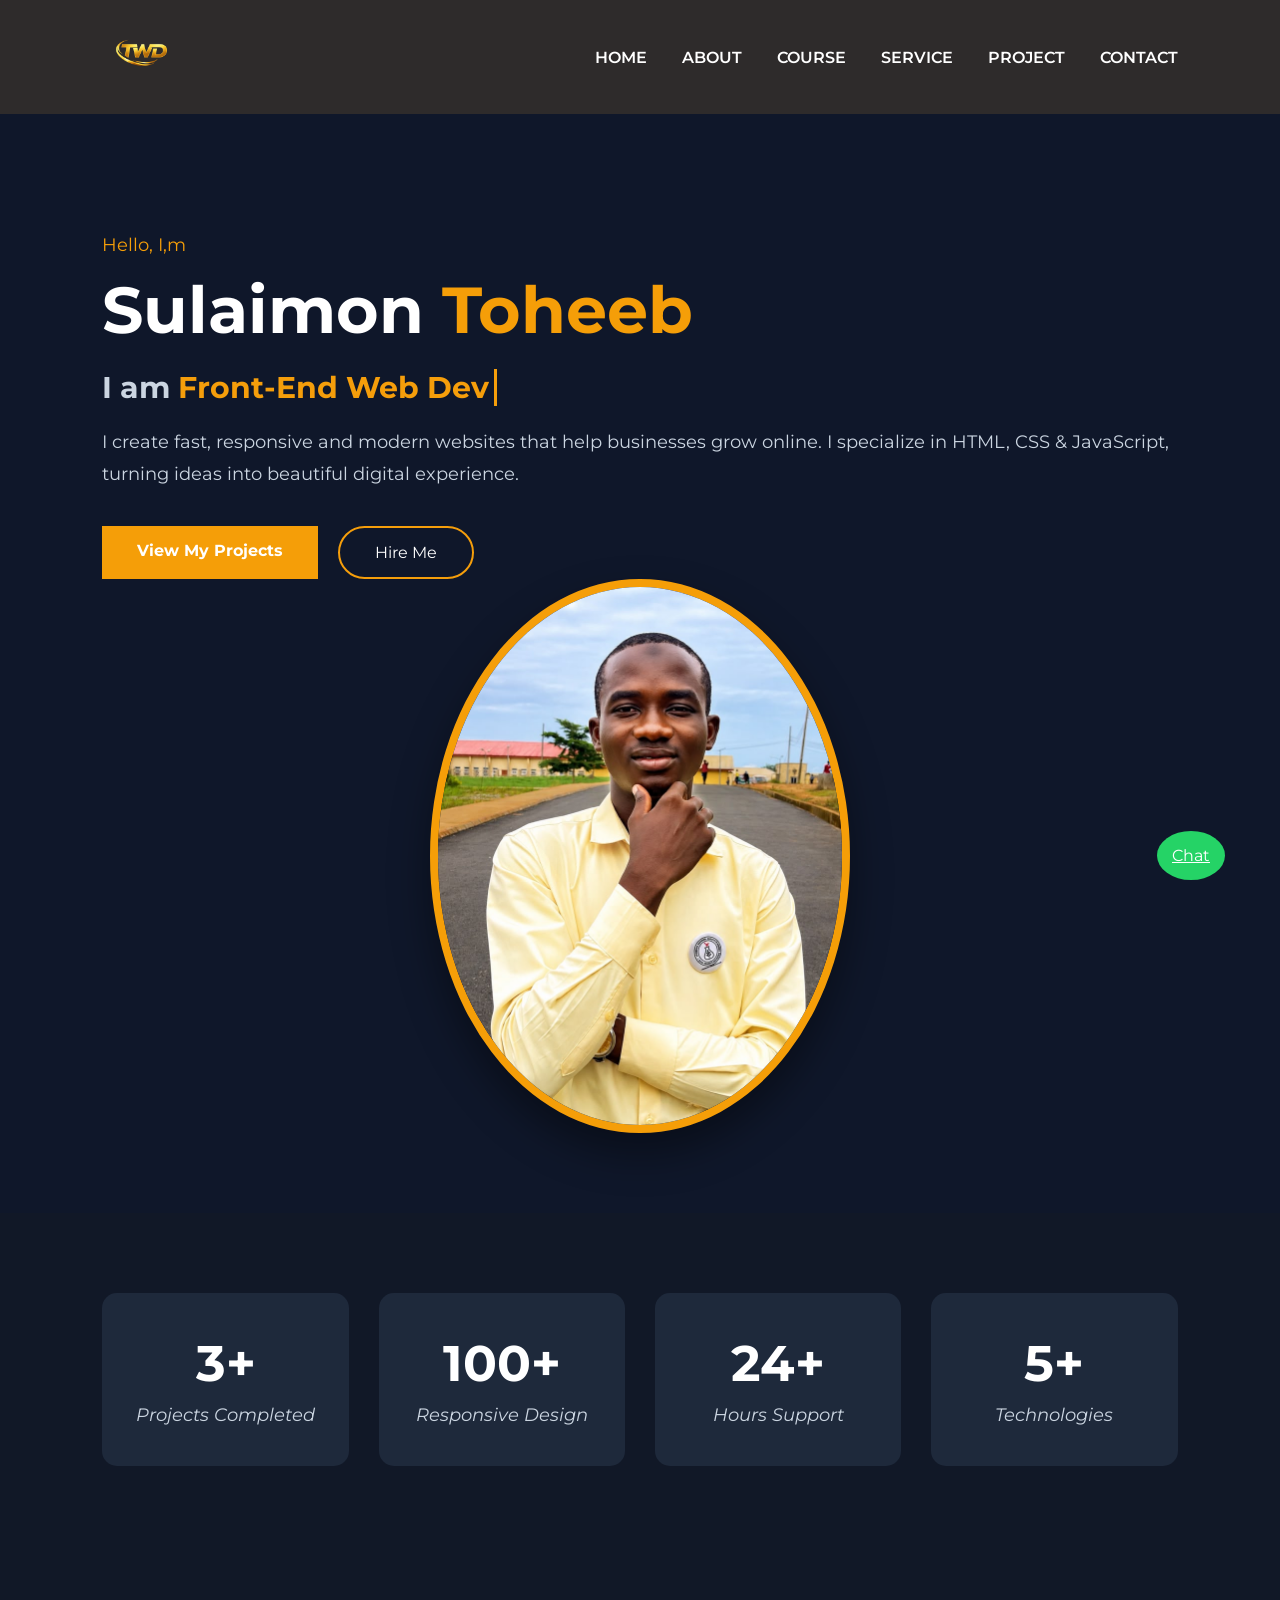
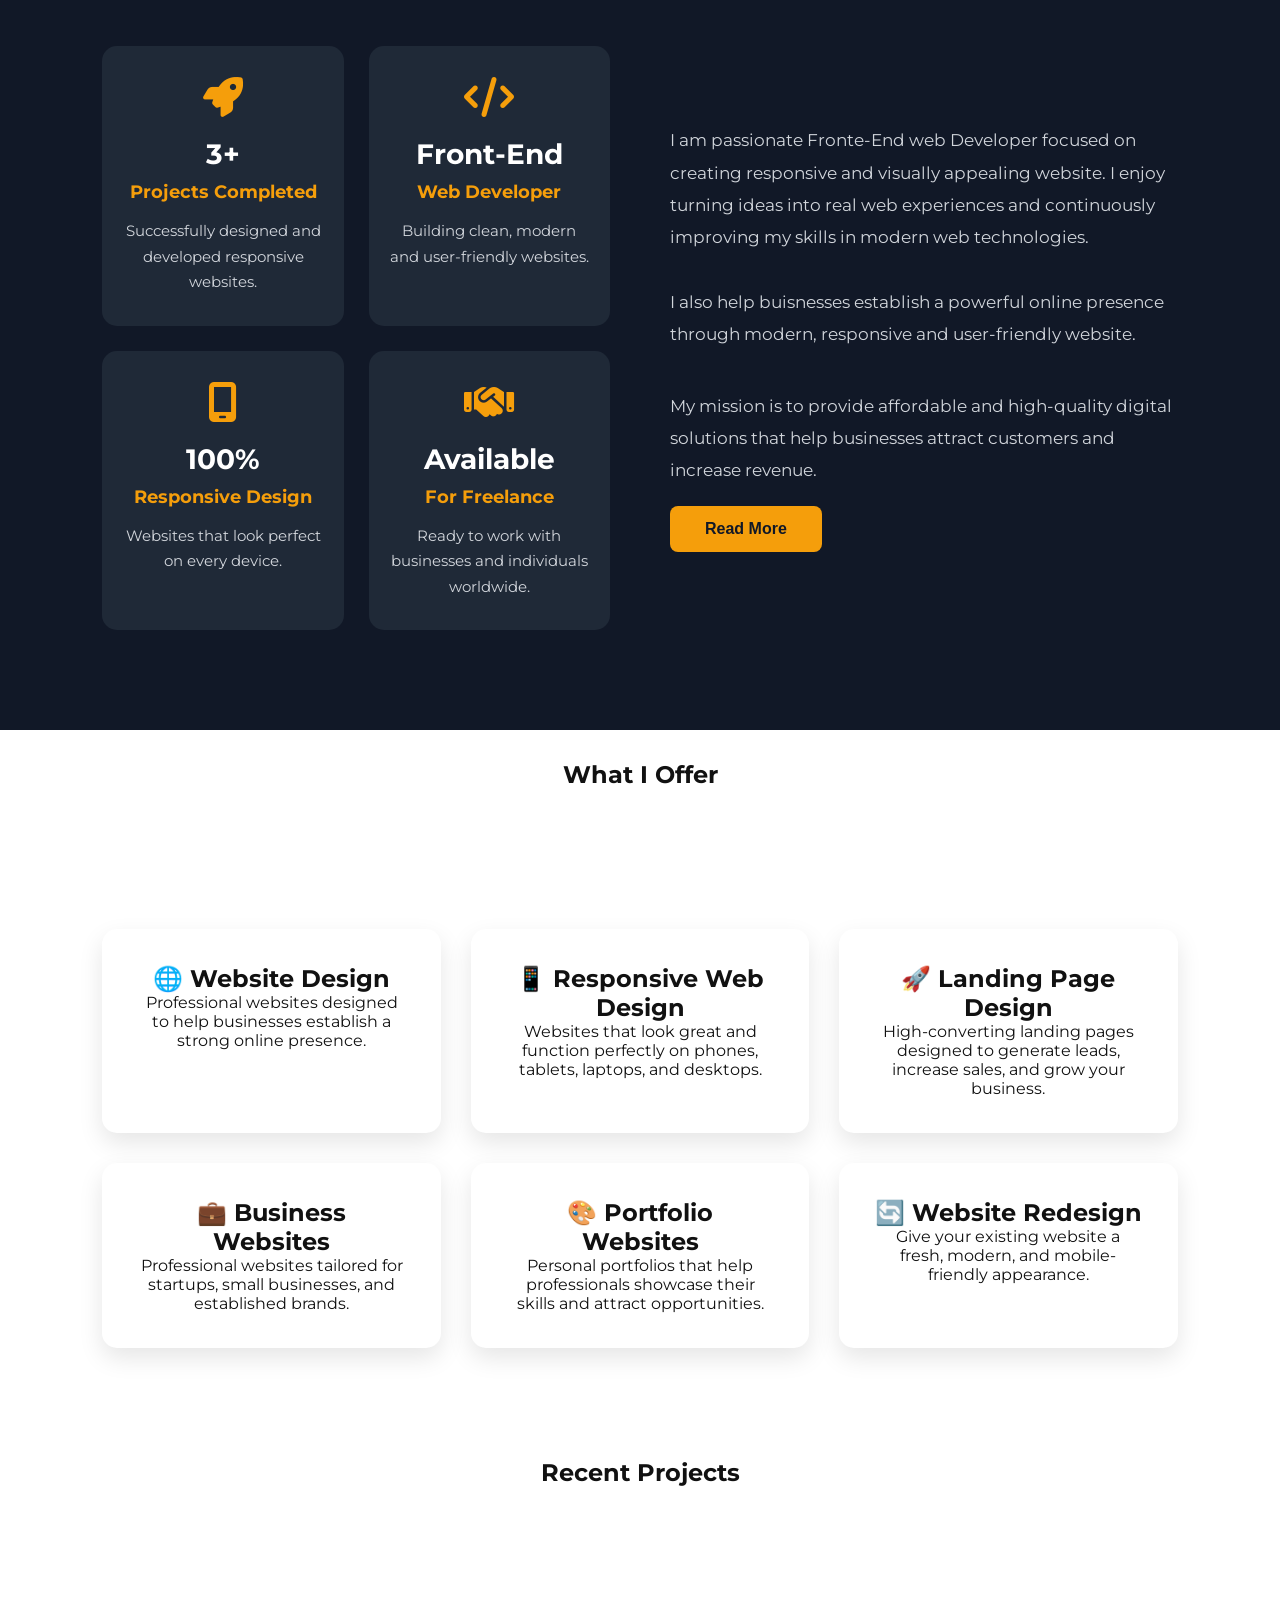
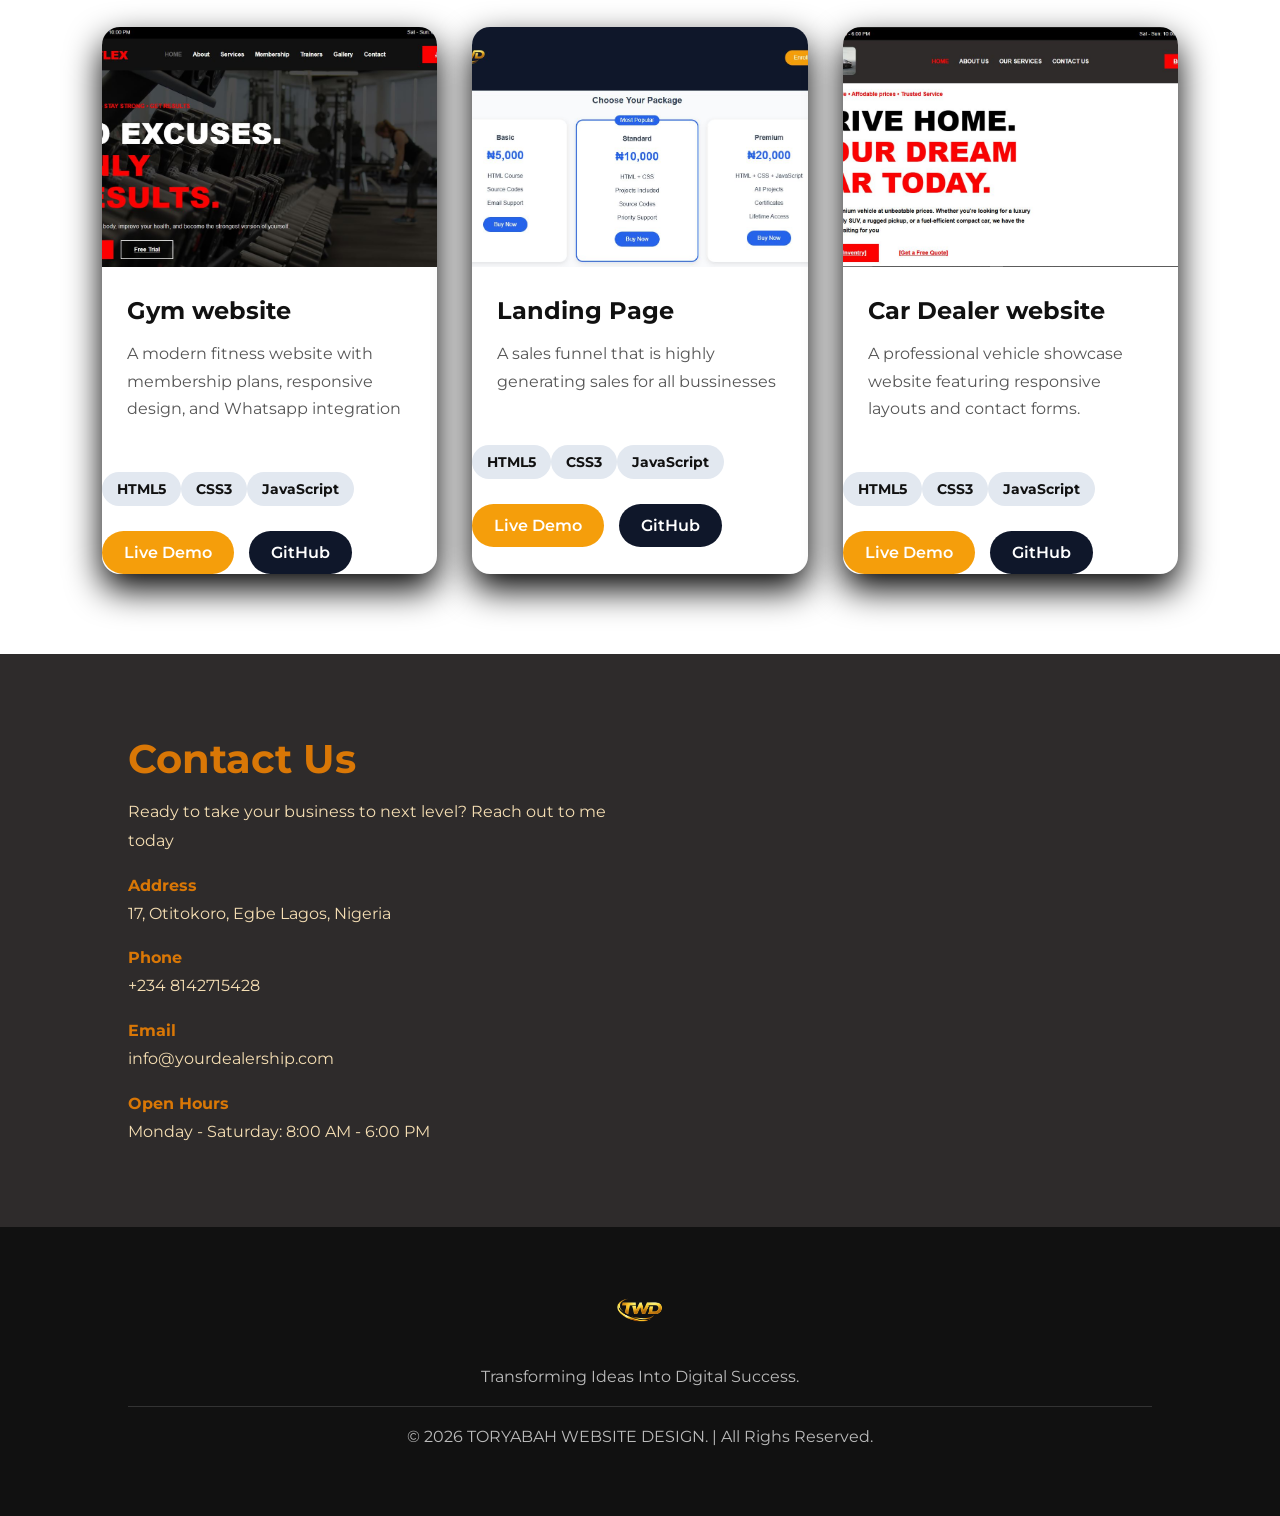
<file: index.html>
<!DOCTYPE html>
<html lang="en">
<head>
    <meta charset="UTF-8">
    <meta name="viewport" content="width=device-width, initial-scale=1.0">
   <title>Toryabah_Webite_Design | Fronte-End Developer</title>
    <link rel="preconnect" href="https://fonts.googleapis.com">
    <link rel="preconnect" href="https://fonts.gstatic.com" crossorigin>
    <link href="https://fonts.googleapis.com/css2?family=Montserrat:wght@300;400;500;600;700;800&display=swap" rel="stylesheet">
    <link rel="stylesheet" href="https://cdnjs.cloudflare.com/ajax/libs/font-awesome/6.7.2/css/all.min.css">
    <link rel="stylesheet" href="style.css">
    <link rel="icon" type="image/png" href="image/fav-icon.png">
</head>
<body>
    <header>

        <nav>

            <div class="logo">
            <a href="index.html"><img src="./image/fav-icon.png" alt=""></a>
            </div>

            <ul class="nav-links">
                <li class="active"><a href="index.html">home</a></li>
                <li><a href="about.html">about</a></li>
                <li><a href="course.html">course</a></li>
                <li><a href="service.html">service</a></li>
                 <li><a href="project.html">project</a></li>
                <li><a href="contact.html">contact</a></li>
                
            </ul>

            <div class="menu-btn">
                <i class="fas fa-bars"></i>
            </div>
        </nav>
    </header>

    <!--HERO SECTION-->
    <section class="hero">
        <div class="hero-text">

            <p class="intro">
                Hello, I,m
            </p>

            <h1>Sulaimon <span>Toheeb</span></h1>
            <h2>I am <span id="typing"></span></h2>
           
            <p class="description">
                I create fast, responsive and modern websites that help businesses grow online. 
                I specialize in HTML, CSS & JavaScript, turning ideas into beautiful digital experience.
            </p>

           <div class="hero-button">
             <a href="project.html" class="primary-btn">View My Projects</a>
            <a href="contact.html" class="secondary-btn">Hire Me</a>
           </div>

           <div class="hero-image">
            <img src="./image/My_image.jpg" alt="">
           </div>

        </div>
    </section>


    <!--WHY CHOOSE ME SECTION-->

    <section class="">

            <div class="stats">
                <div class="stat-box">
                    <h2 class="counter" data-target="3">0</h2>
                    <p>Projects Completed</p>
                </div>

                <div class="stat-box">
                    <h2 class="counter" data-target="100">0</h2>
                    <p>Responsive Design</p>
                </div>

                <div class="stat-box">
                    <h2 class="counter" data-target="24">0</h2>
                    <p>Hours Support</p>
                </div>

                <div class="stat-box">
                    <h2 class="counter" data-target="5">0</h2>
                    <p>Technologies</p>
               </div>
             </div>
    </section>

    <!--ABOUT SECTION-->

    <section class="about-me">
        
        <div class="about-container">
            <div class="about-highlights">

    <div class="highlight-card">
                <i class="fas fa-rocket"></i>
                <h3>3+</h3>
                <h4>Projects Completed</h4>
                <p>Successfully designed and developed responsive websites.</p>
            </div>

            <div class="highlight-card">
                <i class="fas fa-code"></i>
                <h3>Front-End</h3>
                <h4>Web Developer</h4>
                <p>Building clean, modern and user-friendly websites.</p>
            </div>

            <div class="highlight-card">
                <i class="fas fa-mobile-screen"></i>
                <h3>100%</h3>
                <h4>Responsive Design</h4>
                <p>Websites that look perfect on every device.</p>
            </div>

            <div class="highlight-card">
                <i class="fas fa-handshake"></i>
                <h3>Available</h3>
                <h4>For Freelance</h4>
                <p>Ready to work with businesses and individuals worldwide.</p>
            </div>

        </div>

            <div class="text-box">
            <p>
                I am passionate Fronte-End web Developer focused on creating responsive and visually 
                appealing website. I enjoy turning ideas into real web experiences and continuously improving
                my skills in modern web technologies. <br><br>
                I also help buisnesses establish a powerful online presence through modern, responsive and user-friendly website.

            </p><br>

            <p>
                My mission is to provide affordable and high-quality digital solutions that help businesses
                attract customers and increase revenue.
            </p>

           <button class="about-btn"><a href="about.html">Read More</a></button>
            </div>
        </div>
    </section>

    
    <!--SERVICES SECTION-->

    <section class="services-page">

            <h1 class="section-title">What I Offer</h1>

            <div class="services-grid">

            <div class="service-card">

            <h2>🌐 Website Design</h2>

            <p>
            Professional websites designed to help businesses establish a strong online presence.
            </p>

            </div>

            <div class="service-card">

            <h2>📱 Responsive Web Design</h2>

            <p>
            Websites that look great and function perfectly on phones, tablets, laptops, and desktops.
            </p>

            </div>

            <div class="service-card">

            <h2>🚀 Landing Page Design</h2>

            <p>
            High-converting landing pages designed to generate leads, increase sales, and grow your business.
            </p>

            </div>

            <div class="service-card">

            <h2>💼 Business Websites</h2>

            <p>
            Professional websites tailored for startups, small businesses, and established brands.
            </p>

            </div>

            <div class="service-card">

            <h2>🎨 Portfolio Websites</h2>

            <p>
            Personal portfolios that help professionals showcase their skills and attract opportunities.
            </p>

            </div>

            <div class="service-card">

            <h2>🔄 Website Redesign</h2>

            <p>
            Give your existing website a fresh, modern, and mobile-friendly appearance.
            </p>

            </div>

            </div>

</section>

    

    <!--PROJECTS SECTION-->

    <section class="project">
        <h2 class="section-title">Recent Projects</h2>

            <div class="grid-project">

                <div class="project-card">
                    <div class="project-image">
                        <img src="./image/gym_photo.JPG" alt="image avaliability">
                    </div>

                    <div class="project-content">
                        <h3>Gym website</h3>

                        <p>
                        A modern fitness website with membership plans, responsive design, and Whatsapp integration
                    </p>
                    </div>

                    <div class="project-tech">
                        <span>HTML5</span>
                        <span>CSS3</span>
                        <span>JavaScript</span>
                    </div>

                    <div class="project-button">
                        <a href="#" class="live-btn">Live Demo</a>
                        <a href="#" class="github-btn">GitHub</a>
                    </div>
                    
                </div>
                
                
                <div class="project-card">
                    <div class="project-image">
                        <img src="./image/sales_photo.JPG" alt="image avaliability">
                    </div>

                    <div class="project-content">
                        <h3>Landing Page</h3>

                        <p>
                             A sales funnel that is highly generating sales for all bussinesses
                        </p>
                    </div>

                    <div class="project-tech">
                        <span>HTML5</span>
                        <span>CSS3</span>
                        <span>JavaScript</span>
                    </div>

                    <div class="project-button">
                        <a href="https://toryabah.github.io/Code-Future/#" class="live-btn">Live Demo</a>
                        <a href="https://toryabah.github.io/Code-Future/#" class="github-btn">GitHub</a>
                    </div>
                    
                </div>


                 <div class="project-card">
                    <div class="project-image">
                        <img src="./image/car_photo.JPG" alt="image avaliability">
                    </div>

                    <div class="project-content">
                         <h3>Car Dealer website</h3>

                        <p>
                            A professional vehicle showcase website featuring responsive layouts and contact forms.
                        </p>
                    </div>

                    <div class="project-tech">
                        <span>HTML5</span>
                        <span>CSS3</span>
                        <span>JavaScript</span>
                    </div>

                    <div class="project-button">
                        <a href="https://toryabah.github.io/TWD-auto-mobile/" class="live-btn">Live Demo</a>
                        <a href="https://toryabah.github.io/TWD-auto-mobile/" class="github-btn">GitHub</a>
                    </div>
                    
                </div>
            
            </div>
    </section>


     <!--CONTACT & MAP SECTION-->

    <section class="contact-info" id="contact">
        <div class="contact-container">

            <div class="contact-info">
                <h2>Contact Us</h2>
                <p>
                    Ready to take your business to next level? Reach out to me today
                </p>

                <div class="info-box">
                    <h4>Address</h4>
                    <p>17, Otitokoro, Egbe Lagos, Nigeria</p>
                </div>

                <div class="info-box">
                    <h4>Phone</h4>
                    <p>+234 8142715428</p>
                </div>

                <div class="info-box">
                    <h4>Email</h4>
                    <p>info@yourdealership.com</p>
                </div>

                <div class="info-box">
                    <h4>    Open Hours</h4>
                    <p>Monday - Saturday: 8:00 AM - 6:00 PM</p>
                </div>
            </div>

            <!--GOOGLE MAP SECTION-->

            <div class="map">
        
                <iframe src="https://www.google.com/maps/embed?pb=!1m18!1m12!1m3!1d3963.816328585196!2d3.2785801743594916!3d6.544862422916042!2m3!1f0!2f0!3f0!3m2!1i1024!2i768!4f13.1!3m3!1m2!1s0x103b8fbf0b01f88b%3A0xfa93afa19399797b!2s17%20Otitokoro%20St%2C%20Egbe%2C%20Lagos%20102213%2C%20Lagos!5e0!3m2!1sen!2sng!4v1782736744847!5m2!1sen!2sng" 
                width="600" height="450" style="border:0;" allowfullscreen="" loading="lazy" referrerpolicy="strict-origin-when-cross-origin"></iframe>
            </div>
        </div>
    </section>

    <!--FOOTER SECTION-->
        <footer class="footer">
            <div class="footer-content">
            <a href="index.html"> <img src="./image/fav-icon.png" alt="Logo Avalaibility"></a>
            <p>
                Transforming Ideas Into Digital Success.  
            </p>

            <!--   <div class="social-icon">
                <a href="" class="fab fa-facebook-f"></a>
                <a href="" class="fab fa-instagram"></a>
               <a href="" class="fab fa-x-twitter"></a>
                <a href="" class="fab fa-whatsapp"></a>
                <a href="" class="fab fa-youtube"></a>
            </div>  -->

            <p class="copyright">
                &copy; 2026 TORYABAH WEBSITE DESIGN. | All Righs Reserved.
            </p>
            </div>
        </footer>

            <button id="scrollTopBtn">
                <i class="fas fa-arrow-up"></i>
            </button>


           <a href="https://wa.me/2348142715428" 
                style="position:fixed;bottom:20px;right: 55px;
                background:#25D366;color:white;
                padding:15px;border-radius:50%;">
                Chat
            </a>

            <script src="script.js"></script>

</body>
</html>
</file>
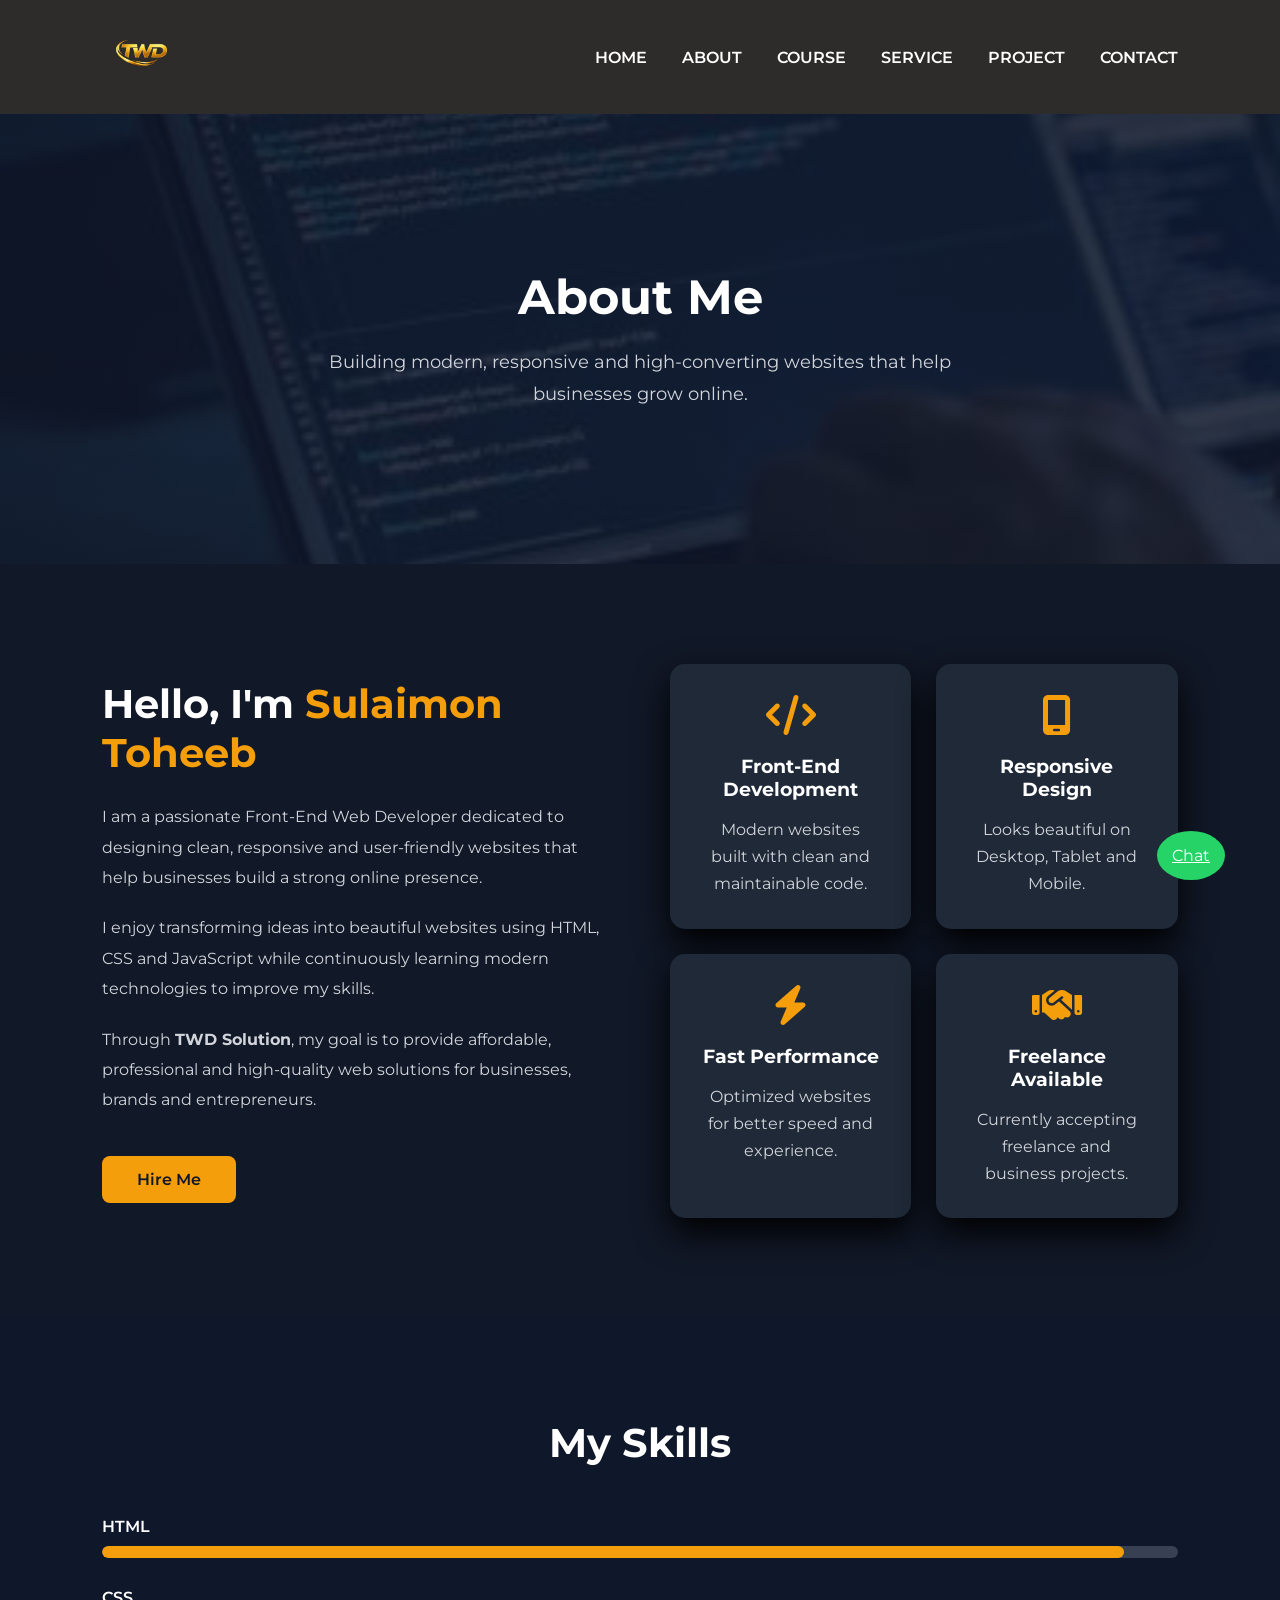
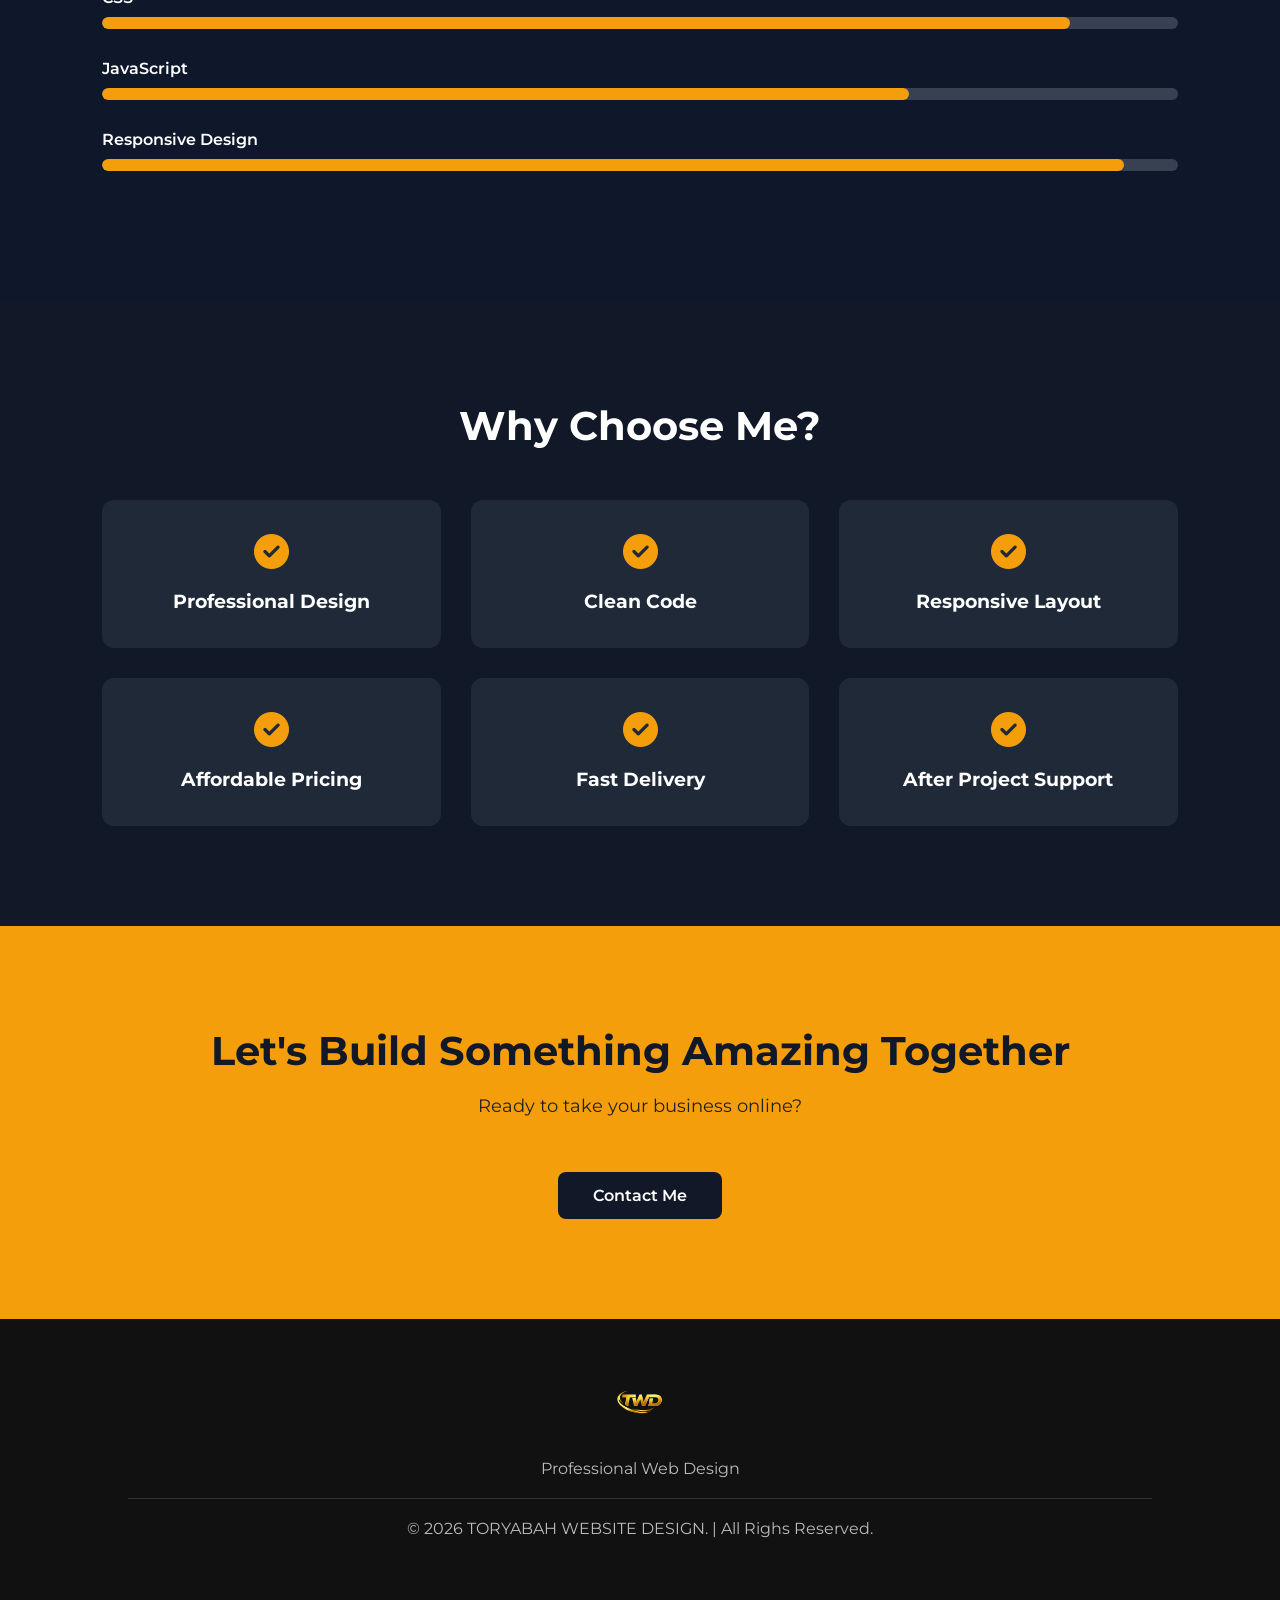
<file: about.html>
<!DOCTYPE html>
<html lang="en">
<head>
    <meta charset="UTF-8">
    <meta name="viewport" content="width=device-width, initial-scale=1.0">
   <title>Toryabah_Webite_Design | Fronte-End Developer</title>
    <link rel="preconnect" href="https://fonts.googleapis.com">
    <link rel="preconnect" href="https://fonts.gstatic.com" crossorigin>
    <link href="https://fonts.googleapis.com/css2?family=Montserrat:wght@300;400;500;600;700;800&display=swap" rel="stylesheet">
    <link rel="stylesheet" href="https://cdnjs.cloudflare.com/ajax/libs/font-awesome/6.7.2/css/all.min.css">
    <link rel="stylesheet" href="style.css">
    <link rel="stylesheet" href="about.css">
    <link rel="icon" type="image/png" href="image/fav-icon.png">
</head>
<body>

     <header>

        <nav>

            <div class="logo">
            <a href="index.html"><img src="./image/fav-icon.png" alt=""></a>
            </div>

            <ul class="nav-links">
                <li class="active"><a href="index.html">home</a></li>
                <li><a href="about.html">about</a></li>
                <li><a href="course.html">course</a></li>
                <li><a href="service.html">service</a></li>
                 <li><a href="project.html">project</a></li>
                <li><a href="contact.html">contact</a></li>
               
            </ul>

            <div class="menu-btn">
                <i class="fas fa-bars"></i>
            </div>
        </nav>
    </header>

    <!-- ================= HERO ================= -->

<section class="about-hero">

<h1>About Me</h1>

<p>
Building modern, responsive and high-converting websites
that help businesses grow online.
</p>

</section>

<!-- ================= ABOUT ================= -->

<section class="about-page">

<div class="about-wrapper">

<div class="about-text">

<h2>Hello, I'm <span>Sulaimon Toheeb</span></h2>

<p>

I am a passionate Front-End Web Developer dedicated to designing clean,
responsive and user-friendly websites that help businesses build a strong online presence.

</p>

<p>

I enjoy transforming ideas into beautiful websites using HTML, CSS and JavaScript while
continuously learning modern technologies to improve my skills.

</p>

<p>

Through <strong>TWD Solution</strong>, my goal is to provide affordable,
professional and high-quality web solutions for businesses,
brands and entrepreneurs.

</p>

<a href="contact.html" class="btn">
Hire Me
</a>

</div>

<div class="about-cards">

<div class="card">

<i class="fas fa-code"></i>

<h3>Front-End Development</h3>

<p>

Modern websites built with clean and maintainable code.

</p>

</div>

<div class="card">

<i class="fas fa-mobile-screen"></i>

<h3>Responsive Design</h3>

<p>

Looks beautiful on Desktop, Tablet and Mobile.

</p>

</div>

<div class="card">

<i class="fas fa-bolt"></i>

<h3>Fast Performance</h3>

<p>

Optimized websites for better speed and experience.

</p>

</div>

<div class="card">

<i class="fas fa-handshake"></i>

<h3>Freelance Available</h3>

<p>

Currently accepting freelance and business projects.

</p>

</div>

</div>

</div>

</section>

<!-- ================= SKILLS ================= -->

<section class="skills-section">

<h2>My Skills</h2>

<div class="skills">

<div class="skill">

<span>HTML</span>

<div class="progress">
<div class="html"></div>
</div>

</div>

<div class="skill">

<span>CSS</span>

<div class="progress">
<div class="css"></div>
</div>

</div>

<div class="skill">

<span>JavaScript</span>

<div class="progress">
<div class="js"></div>
</div>

</div>

<div class="skill">

<span>Responsive Design</span>

<div class="progress">
<div class="responsive"></div>
</div>

</div>

</div>

</section>

<!-- ================= WHY CHOOSE ME ================= -->

<section class="why-me">

<h2>Why Choose Me?</h2>

<div class="why-grid">

<div>

<i class="fas fa-check-circle"></i>

<h3>Professional Design</h3>

</div>

<div>

<i class="fas fa-check-circle"></i>

<h3>Clean Code</h3>

</div>

<div>

<i class="fas fa-check-circle"></i>

<h3>Responsive Layout</h3>

</div>

<div>

<i class="fas fa-check-circle"></i>

<h3>Affordable Pricing</h3>

</div>

<div>

<i class="fas fa-check-circle"></i>

<h3>Fast Delivery</h3>

</div>

<div>

<i class="fas fa-check-circle"></i>

<h3>After Project Support</h3>

</div>

</div>

</section>

<!-- ================= CTA ================= -->

<section class="cta">

<h2>Let's Build Something Amazing Together</h2>

<p>

Ready to take your business online?

</p>

<a href="contact.html" class="btn">
Contact Me
</a>

</section>


<!-- ================= FOOTER ================= -->

        <footer class="footer">
            <div class="footer-content">
           <a href="index.html"> <img src="./image/fav-icon.png" alt="Logo Avalaibility"></a>
            <p>
                Professional Web Design  
            </p>

          <!--  <div class="social-icon">
                <a href="" class="fab fa-facebook-f"></a>
                <a href="" class="fab fa-instagram"></a>
                <a href="" class="fab fa-x-twitter"></a>
                <a href="" class="fab fa-whatsapp"></a>
                <a href="" class="fab fa-youtube"></a>
            </div>  -->

            <p class="copyright">
                &copy; 2026 TORYABAH WEBSITE DESIGN. | All Righs Reserved.
            </p>
            </div>
        </footer>
    
            <button id="scrollTopBtn">
                <i class="fas fa-arrow-up"></i>
            </button>

            <a href="https://wa.me/2348142715428" 
                style="position:fixed;bottom:20px;right: 55px;
                background:#25D366;color:white;
                padding:15px;border-radius:50%;">
                Chat
            </a>

            <script src="script.js"></script>
</body>
</html>
</file>
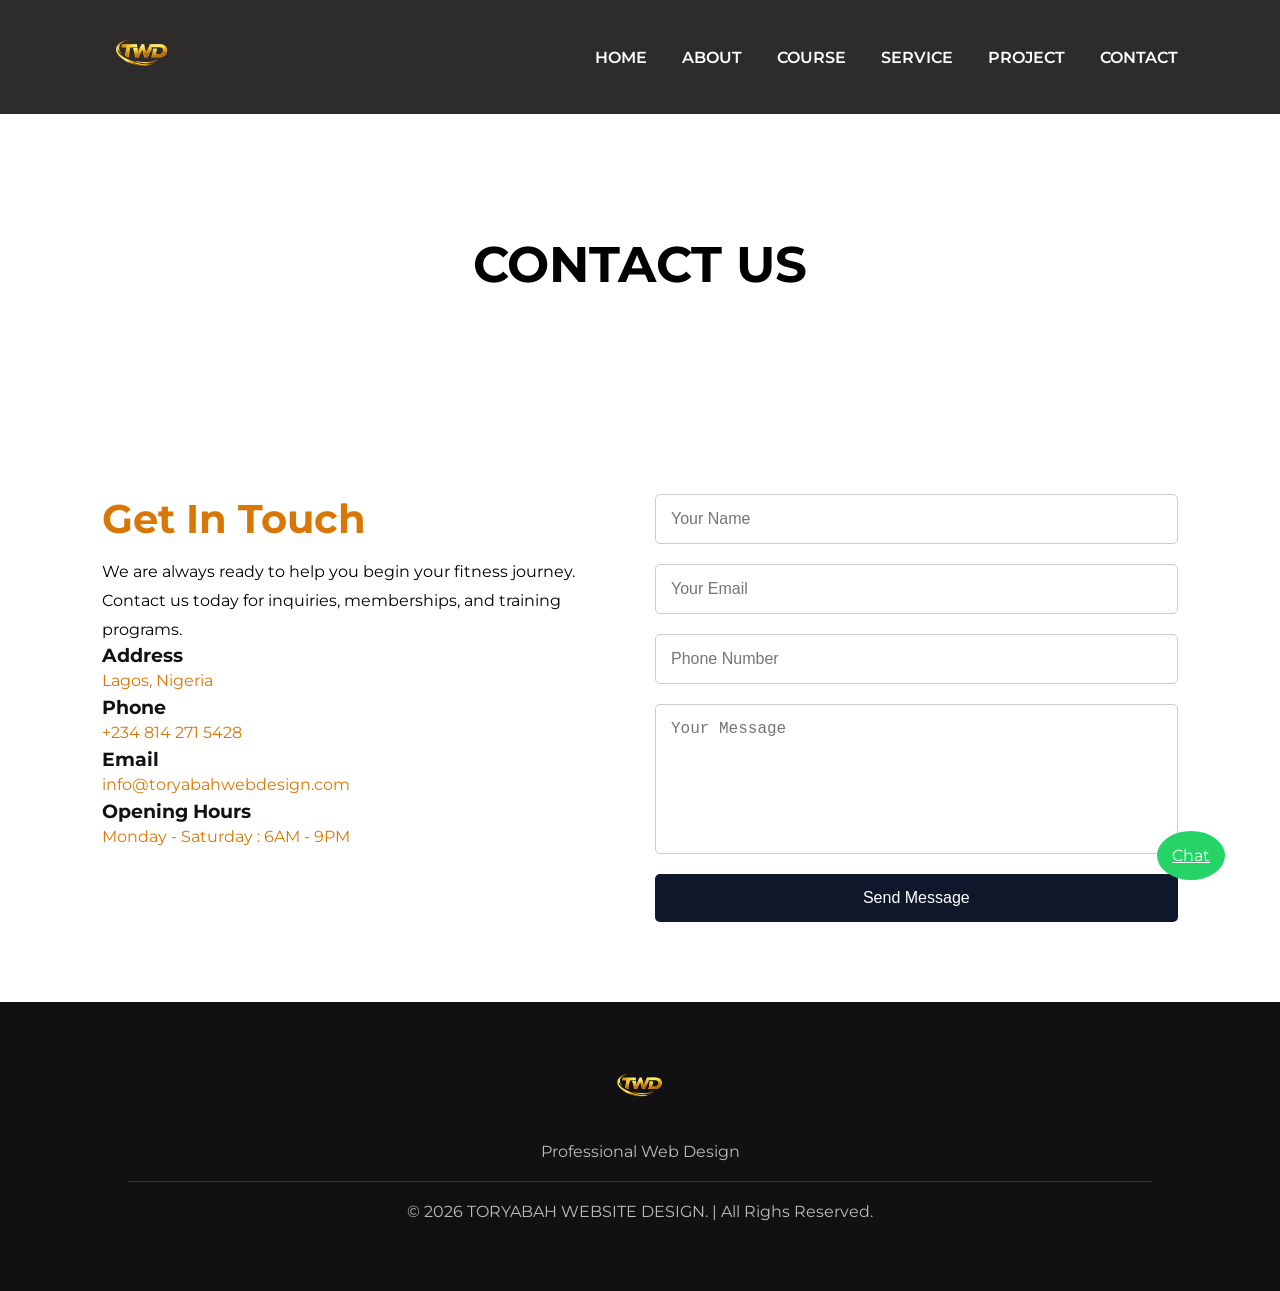
<file: contact.html>
<!DOCTYPE html>
<html lang="en">
<head>
    <meta charset="UTF-8">
    <meta name="viewport" content="width=device-width, initial-scale=1.0">
   <title>Toryabah_Webite_Design | Fronte-End Developer</title>
    <link rel="preconnect" href="https://fonts.googleapis.com">
    <link rel="preconnect" href="https://fonts.gstatic.com" crossorigin>
    <link href="https://fonts.googleapis.com/css2?family=Montserrat:wght@300;400;500;600;700;800&display=swap" rel="stylesheet">
    <link rel="stylesheet" href="https://cdnjs.cloudflare.com/ajax/libs/font-awesome/6.7.2/css/all.min.css">
    <link rel="stylesheet" href="style.css">
    <link rel="icon" type="image/png" href="image/fav-icon.png">
</head>
<body>

     <header>

        <nav>

            <div class="logo">
            <a href="index.html"><img src="./image/fav-icon.png" alt=""></a>
            </div>

            <ul class="nav-links">
                <li class="active"><a href="index.html">home</a></li>
                <li><a href="about.html">about</a></li>
                <li><a href="course.html">course</a></li>
                <li><a href="service.html">service</a></li>
                 <li><a href="project.html">project</a></li>
                <li><a href="contact.html">contact</a></li>
                
            </ul>

            <div class="menu-btn">
                <i class="fas fa-bars"></i>
            </div>
        </nav>
    </header>


    <!--CONTACT PAGE-->

    <section class="contact-banner">

        <h1>CONTACT US</h1>

    </section>


    <section class="contact-page">

        <div class="contact-info">

            <h2 >Get In Touch</h2>

            <p style="color: #000;">
                We are always ready to help you begin your fitness journey.
                Contact us today for inquiries, memberships, and training programs.
            </p>

            <div id="info-box">

                <h3>Address</h3>
                <p>Lagos, Nigeria</p>

            </div>

            <div id="info-box">

                <h3>Phone</h3>
                <p>+234 814 271 5428</p>

            </div>

            <div id="info-box">

                <h3>Email</h3>
                <p >info@toryabahwebdesign.com</p>  

            </div>

            <div id="info-box">

                <h3>Opening Hours</h3> 
                <p>Monday - Saturday : 6AM - 9PM</p>

            </div>

        </div>


        <div class="contact-form">

            <form action="https://formsubmit.co/sulaimontoheeb5@gmail.com" method="POST">

                <input type="hidden" name="_captcha" value="false">

                <input type="hidden" name="_subject" value="Inquiry from my Portfolio">

                <input type="hidden" name="_next" value="https://toryabah.github.io/my_portfolio/thankyou.html">

                <input type="text" name="name" placeholder="Your Name" required>

                <input type="email" name="email" placeholder="Your Email" required>

                <input type="tel" name="phone" placeholder="Phone Number" required>

                <textarea name="message" placeholder="Your Message" required></textarea>

                <button type="submit">Send Message</button>

            </form>

        </div>

    </section>


    <!--FOOTER SECTION-->
        <footer class="footer">
            <div class="footer-content">
           <a href="index.html"> <img src="./image/fav-icon.png" alt="Logo Avalaibility"></a>
            <p>
                Professional Web Design  
            </p>

            <!--   <div class="social-icon">
                <a href="" class="fab fa-facebook-f"></a>
                <a href="" class="fab fa-instagram"></a>
               <a href="" class="fab fa-x-twitter"></a>
                <a href="" class="fab fa-whatsapp"></a>
                <a href="" class="fab fa-youtube"></a>
            </div>  -->

            <p class="copyright">
                &copy; 2026 TORYABAH WEBSITE DESIGN. | All Righs Reserved.
            </p>
            </div>
        </footer>

             <button id="scrollTopBtn">
                <i class="fas fa-arrow-up"></i>
            </button>

            <a href="https://wa.me/2348142715428" 
                style="position:fixed;bottom:20px;right: 55px;
                background:#25D366;color:white;
                padding:15px;border-radius:50%;">
                Chat
            </a>

            <script src="script.js"></script>
</body>
</html>
</file>
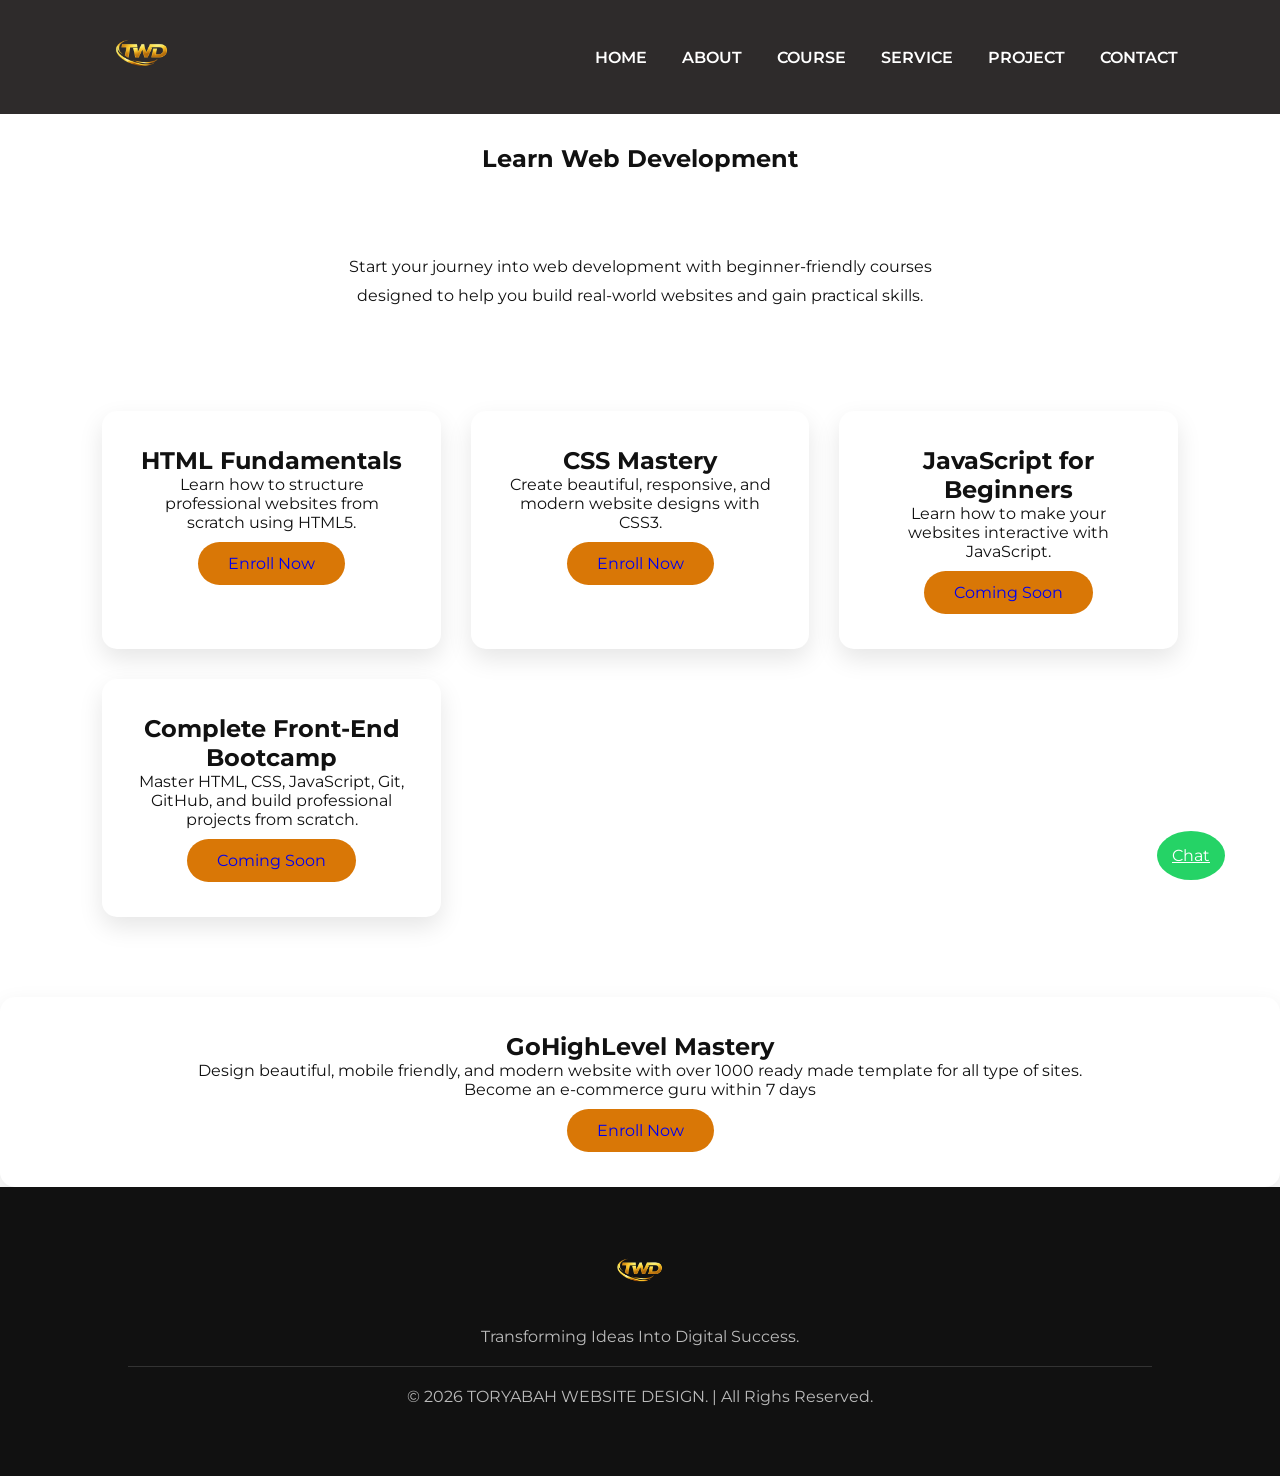
<file: course.html>
<!DOCTYPE html>
<html lang="en">
<head>
    <meta charset="UTF-8">
    <meta name="viewport" content="width=device-width, initial-scale=1.0">
   <title>Toryabah_Webite_Design | Fronte-End Developer</title>
    <link rel="preconnect" href="https://fonts.googleapis.com">
    <link rel="preconnect" href="https://fonts.gstatic.com" crossorigin>
    <link href="https://fonts.googleapis.com/css2?family=Montserrat:wght@300;400;500;600;700;800&display=swap" rel="stylesheet">
    <link rel="stylesheet" href="https://cdnjs.cloudflare.com/ajax/libs/font-awesome/6.7.2/css/all.min.css">
    <link rel="stylesheet" href="style.css">
    <link rel="icon" type="image/png" href="image/fav-icon.png">
</head>
<body>

     <header>

        <nav>

            <div class="logo">
            <a href="index.html"><img src="./image/fav-icon.png" alt=""></a>
            </div>

            <ul class="nav-links">
                <li class="active"><a href="index.html">home</a></li>
                <li><a href="about.html">about</a></li>
                <li><a href="course.html">course</a></li>
                <li><a href="service.html">service</a></li>
                 <li><a href="project.html">project</a></li>
                <li><a href="contact.html">contact</a></li>
                
            </ul>

            <div class="menu-btn">
                <i class="fas fa-bars"></i>
            </div>
        </nav>
    </header>

    <!--COURSES SECTION-->

    <section class="courses">

            <h1 class="section-title">
            Learn Web Development
            </h1>

            <p class="course-intro">

            Start your journey into web development with beginner-friendly courses designed to help you build real-world websites and gain practical skills.

            </p>

            <div class="course-grid">

            <div class="course-card">

            <h2>HTML Fundamentals</h2>

            <p>

            Learn how to structure professional websites from scratch using HTML5.

            </p>

            <a href="https://toryabah.github.io/Code-Future/" class="card-btn">

            Enroll Now

            </a>

            </div>

            <div class="course-card">

            <h2>CSS Mastery</h2>

            <p>

            Create beautiful, responsive, and modern website designs with CSS3.

            </p>

            <a href="https://toryabah.github.io/Code-Future/" class="card-btn">

            Enroll Now

            </a>

            </div>


            <div class="course-card">

            <h2>JavaScript for Beginners</h2>

            <p>

            Learn how to make your websites interactive with JavaScript.

            </p>

            <a href="#" class="card-btn">

            Coming Soon

            </a>

            </div>


            <div class="course-card">

            <h2>Complete Front-End Bootcamp</h2>

            <p>

            Master HTML, CSS, JavaScript, Git, GitHub, and build professional projects from scratch.

            </p>

            <a href="#" class="card-btn">

            Coming Soon

            </a>

            </div>

            </div>

            <div class="course-card">

            <h2>GoHighLevel Mastery</h2>

            <p>

            Design beautiful, mobile friendly, and modern website with over 1000 ready made template for all type of sites.

            </p>

            <p>Become an e-commerce guru within 7 days</p>

            <a href="https://toryabah.github.io/Code-Future/" class="card-btn">

            Enroll Now

            </a>

            </div>

</section>

        <!--FOOTER SECTION-->
        <footer class="footer">
            <div class="footer-content">
            <a href="index.html"> <img src="./image/fav-icon.png" alt="Logo Avalaibility"></a>
            <p>
                Transforming Ideas Into Digital Success.  
            </p>

            <!--   <div class="social-icon">
                <a href="" class="fab fa-facebook-f"></a>
                <a href="" class="fab fa-instagram"></a>
               <a href="" class="fab fa-x-twitter"></a>
                <a href="" class="fab fa-whatsapp"></a>
                <a href="" class="fab fa-youtube"></a>
            </div>  -->

            <p class="copyright">
                &copy; 2026 TORYABAH WEBSITE DESIGN. | All Righs Reserved.
            </p>
            </div>
        </footer>
    
            <button id="scrollTopBtn">
                <i class="fas fa-arrow-up"></i>
            </button>

            <a href="https://wa.me/2348142715428" 
                style="position:fixed;bottom:20px;right: 55px;
                background:#25D366;color:white;
                padding:15px;border-radius:50%;">
                Chat
            </a>

            <script src="script.js"></script>
</body>
</html>
</file>
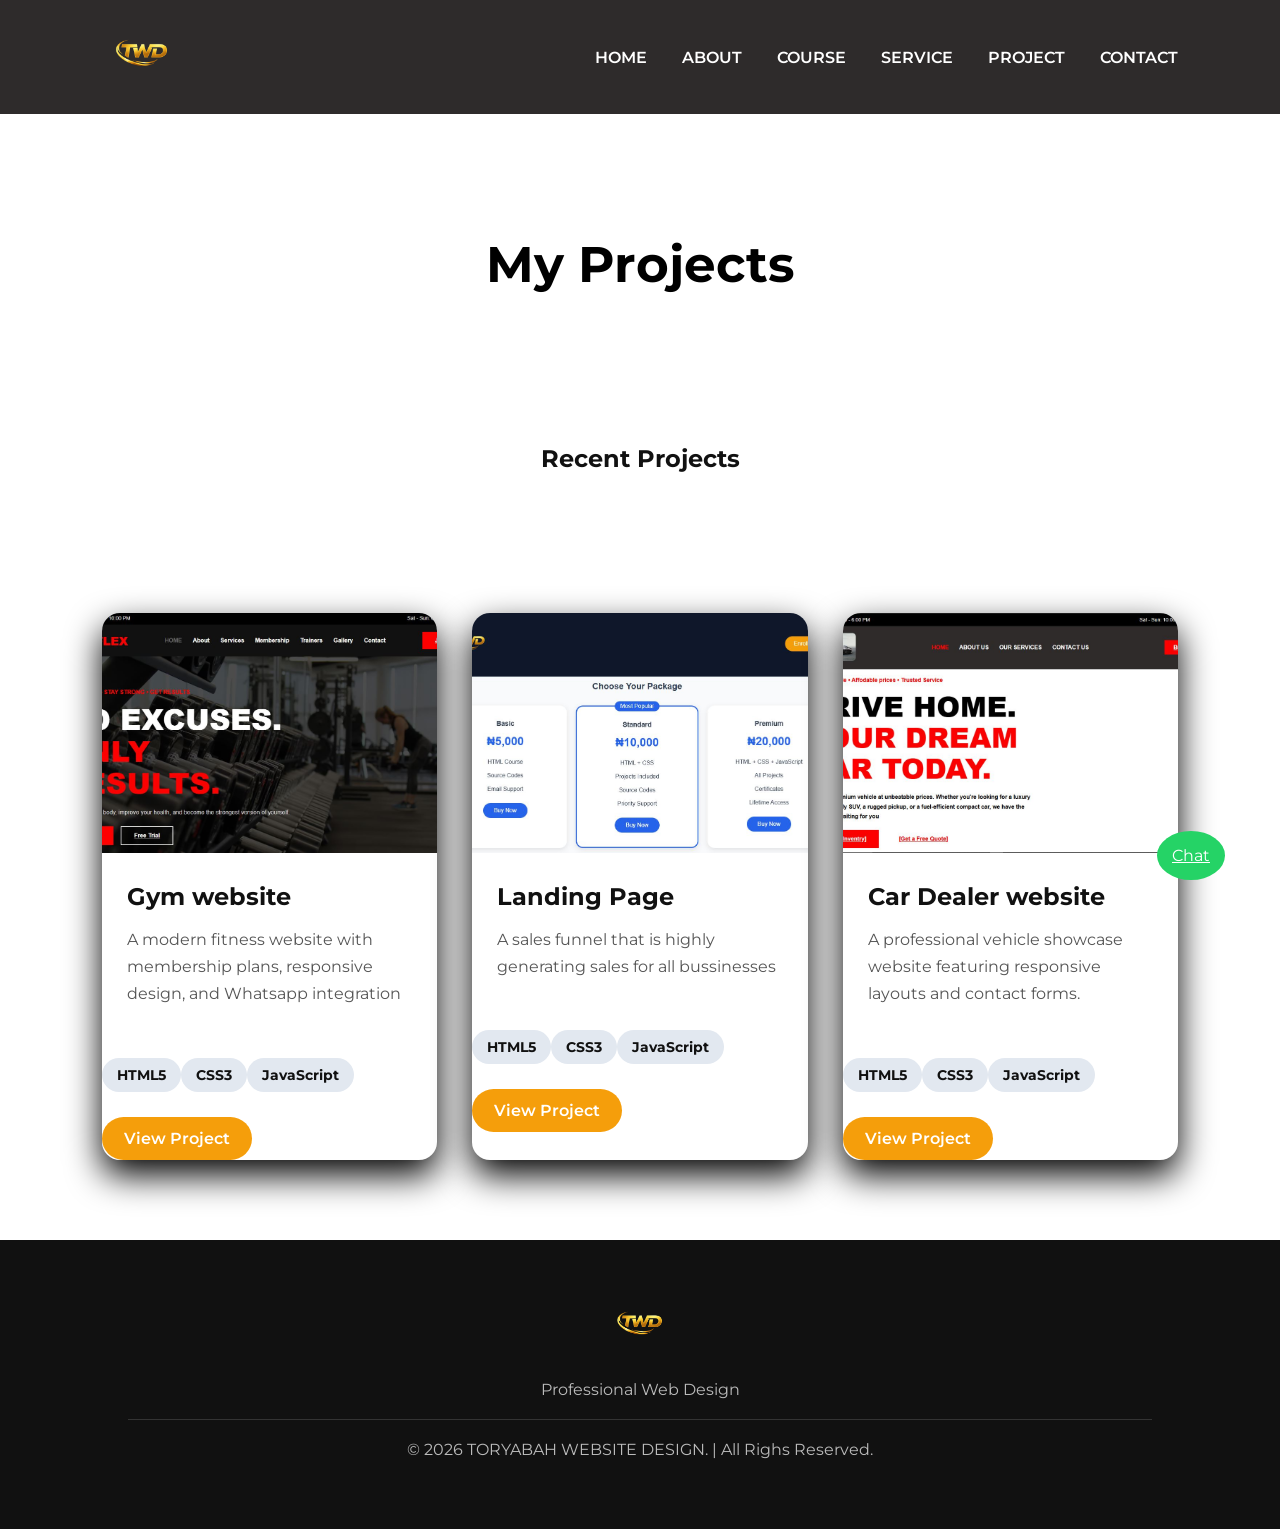
<file: project.html>
<!DOCTYPE html>
<html lang="en">
<head>
    <meta charset="UTF-8">
    <meta name="viewport" content="width=device-width, initial-scale=1.0">
   <title>Toryabah_Webite_Design | Fronte-End Developer</title>
    <link rel="preconnect" href="https://fonts.googleapis.com">
    <link rel="preconnect" href="https://fonts.gstatic.com" crossorigin>
    <link href="https://fonts.googleapis.com/css2?family=Montserrat:wght@300;400;500;600;700;800&display=swap" rel="stylesheet">
    <link rel="stylesheet" href="https://cdnjs.cloudflare.com/ajax/libs/font-awesome/6.7.2/css/all.min.css">
    <link rel="stylesheet" href="style.css">
    <link rel="icon" type="image/png" href="image/fav-icon.png">
</head>
<body>

     <header>

        <nav>

            <div class="logo">
            <a href="index.html"><img src="./image/fav-icon.png" alt=""></a>
            </div>

            <ul class="nav-links">
                <li class="active"><a href="index.html">home</a></li>
                <li><a href="about.html">about</a></li>
                <li><a href="course.html">course</a></li>
                <li><a href="service.html">service</a></li>
                 <li><a href="project.html">project</a></li>
                <li><a href="contact.html">contact</a></li>
               
            </ul>

            <div class="menu-btn">
                <i class="fas fa-bars"></i>
            </div>
        </nav>
    </header>

    <!--PROJECTS SECTION-->

    <secttion class="project-banner">
        <h1>My Projects</h1>
    </secttion>
    <section class="project">
        <h2 class="section-title">Recent Projects</h2>

            <div class="grid-project">

                <div class="project-card">
                    <div class="project-image">
                        <img src="./image/gym_photo.JPG" alt="image avaliability">
                    </div>

                    <div class="project-content">
                        <h3>Gym website</h3>

                        <p>
                        A modern fitness website with membership plans, responsive design, and Whatsapp integration
                    </p>
                    </div>

                    <div class="project-tech">
                        <span>HTML5</span>
                        <span>CSS3</span>
                        <span>JavaScript</span>
                    </div>

                    <div class="project-button">
                        <a href="#" class="live-btn">View Project</a>
                       
                    </div>
                    
                </div>
                
                
                <div class="project-card">
                    <div class="project-image">
                        <img src="./image/sales_photo.JPG" alt="image avaliability">
                    </div>

                    <div class="project-content">
                        <h3>Landing Page</h3>

                        <p>
                             A sales funnel that is highly generating sales for all bussinesses
                        </p>
                    </div>

                    <div class="project-tech">
                        <span>HTML5</span>
                        <span>CSS3</span>
                        <span>JavaScript</span>
                    </div>

                    <div class="project-button">
                        <a href="https://toryabah.github.io/Code-Future/#" class="live-btn">View Project</a>
                        
                    </div>
                    
                </div>


                 <div class="project-card">
                    <div class="project-image">
                        <img src="./image/car_photo.JPG" alt="image avaliability">
                    </div>

                    <div class="project-content">
                         <h3>Car Dealer website</h3>

                        <p>
                            A professional vehicle showcase website featuring responsive layouts and contact forms.
                        </p>
                    </div>

                    <div class="project-tech">
                        <span>HTML5</span>
                        <span>CSS3</span>
                        <span>JavaScript</span>
                    </div>

                    <div class="project-button">
                        <a href="#" class="live-btn">View Project</a>
                    </div>
                    
                </div>
            
            </div>
    </section>


    <!--FOOTER SECTION-->

        <footer class="footer">
            <div class="footer-content">
           <a href="index.html"> <img src="./image/fav-icon.png" alt="Logo Avalaibility"></a>
            <p>
                Professional Web Design  
            </p>

         <!--   <div class="social-icon">
                <a href="" class="fab fa-facebook-f"></a>
                <a href="" class="fab fa-instagram"></a>
               <a href="" class="fab fa-x-twitter"></a>
                <a href="" class="fab fa-whatsapp"></a>
                <a href="" class="fab fa-youtube"></a>
            </div>  -->

            <p class="copyright">
                &copy; 2026 TORYABAH WEBSITE DESIGN. | All Righs Reserved.
            </p>
            </div>
        </footer>

             <button id="scrollTopBtn">
                <i class="fas fa-arrow-up"></i>
            </button>

            <a href="https://wa.me/2348142715428" 
                style="position:fixed;bottom:20px;right: 55px;
                background:#25D366;color:white;
                padding:15px;border-radius:50%;">
                Chat
            </a>

            <script src="script.js"></script>
</body>
</html>
</file>
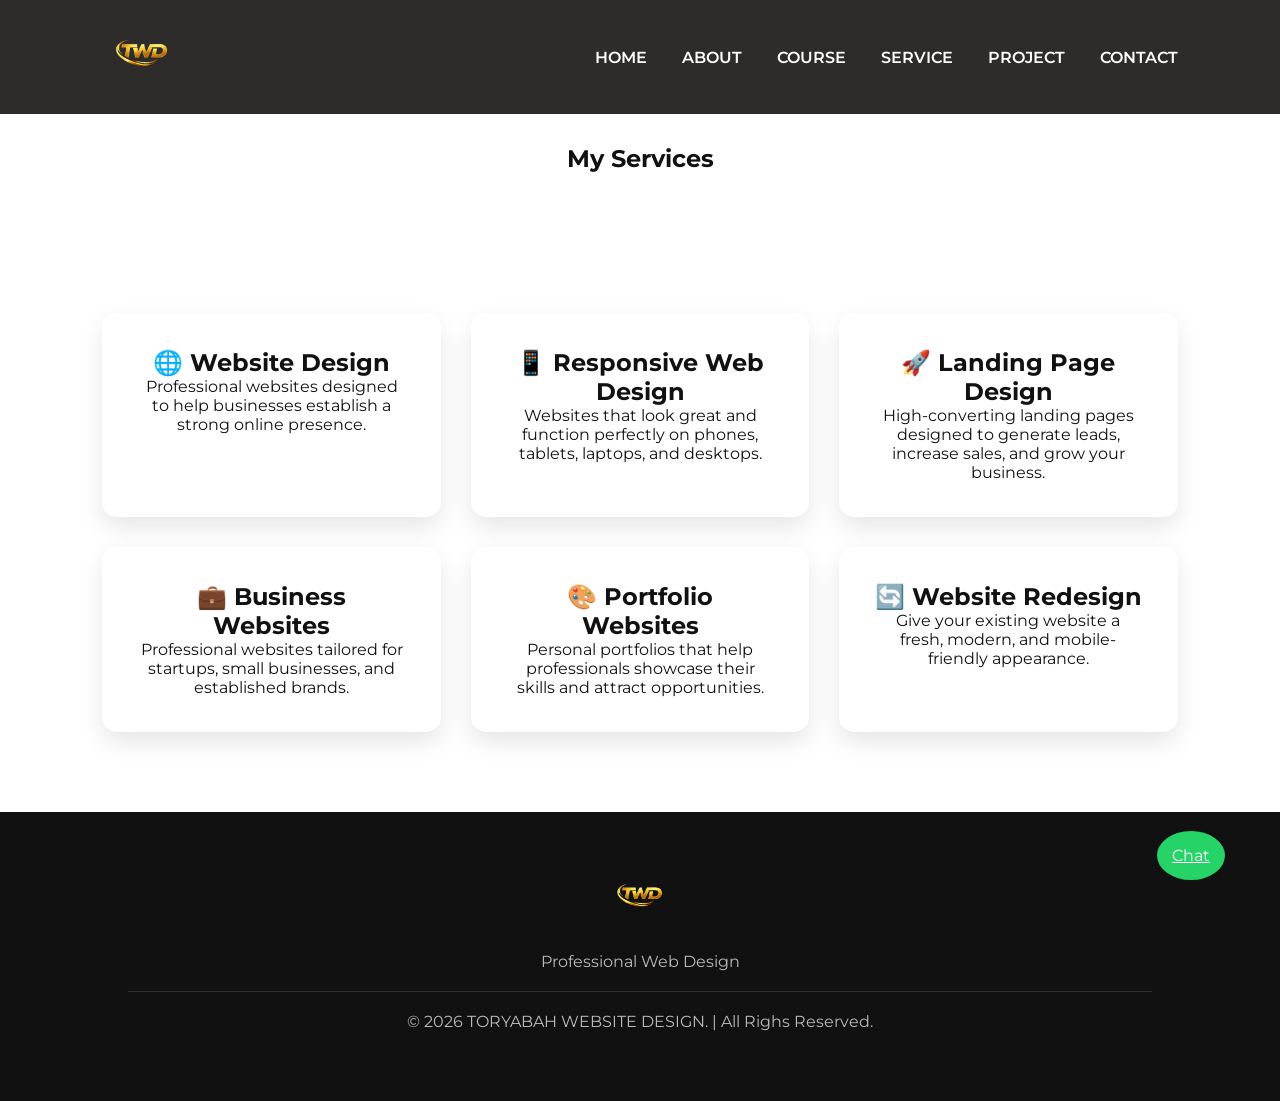
<file: service.html>
<!DOCTYPE html>
<html lang="en">
<head>
    <meta charset="UTF-8">
    <meta name="viewport" content="width=device-width, initial-scale=1.0">
   <title>Toryabah_Webite_Design | Fronte-End Developer</title>
    <link rel="preconnect" href="https://fonts.googleapis.com">
    <link rel="preconnect" href="https://fonts.gstatic.com" crossorigin>
    <link href="https://fonts.googleapis.com/css2?family=Montserrat:wght@300;400;500;600;700;800&display=swap" rel="stylesheet">
    <link rel="stylesheet" href="https://cdnjs.cloudflare.com/ajax/libs/font-awesome/6.7.2/css/all.min.css">
    <link rel="stylesheet" href="style.css">
    <link rel="icon" type="image/png" href="image/fav-icon.png">
</head>
<body>

     <header>

        <nav>

            <div class="logo">
            <a href="index.html"><img src="./image/fav-icon.png" alt=""></a>
            </div>

            <ul class="nav-links">
                <li class="active"><a href="index.html">home</a></li>
                <li><a href="about.html">about</a></li>
                <li><a href="course.html">course</a></li>
                <li><a href="service.html">service</a></li>
                 <li><a href="project.html">project</a></li>
                <li><a href="contact.html">contact</a></li>
                
            </ul>

            <div class="menu-btn">
                <i class="fas fa-bars"></i>
            </div>
        </nav>
    </header>

    <!--SERVICE SECTION-->

    <section class="services-page">

            <h1 class="section-title">My Services</h1>

            <div class="services-grid">

            <div class="service-card">

            <h2>🌐 Website Design</h2>

            <p>
            Professional websites designed to help businesses establish a strong online presence.
            </p>

            </div>

            <div class="service-card">

            <h2>📱 Responsive Web Design</h2>

            <p>
            Websites that look great and function perfectly on phones, tablets, laptops, and desktops.
            </p>

            </div>

            <div class="service-card">

            <h2>🚀 Landing Page Design</h2>

            <p>
            High-converting landing pages designed to generate leads, increase sales, and grow your business.
            </p>

            </div>

            <div class="service-card">

            <h2>💼 Business Websites</h2>

            <p>
            Professional websites tailored for startups, small businesses, and established brands.
            </p>

            </div>

            <div class="service-card">

            <h2>🎨 Portfolio Websites</h2>

            <p>
            Personal portfolios that help professionals showcase their skills and attract opportunities.
            </p>

            </div>

            <div class="service-card">

            <h2>🔄 Website Redesign</h2>

            <p>
            Give your existing website a fresh, modern, and mobile-friendly appearance.
            </p>

            </div>

            </div>

</section>

    <!--FOOTER SECTION-->

        <footer class="footer">
            <div class="footer-content">
           <a href="index.html"> <img src="./image/fav-icon.png" alt="Logo Avalaibility"></a>
            <p>
                Professional Web Design  
            </p>

           <!--  <div class="social-icon">
                <a href="" class="fab fa-facebook-f"></a>
                <a href="" class="fab fa-instagram"></a>
                <a href="" class="fab fa-x-twitter"></a>
                <a href="" class="fab fa-whatsapp"></a>
                <a href="" class="fab fa-youtube"></a>
            </div> -->

            <p class="copyright">
                &copy; 2026 TORYABAH WEBSITE DESIGN. | All Righs Reserved.
            </p>
            </div>
        </footer>
    
            <button id="scrollTopBtn">
                <i class="fas fa-arrow-up"></i>
            </button>

            <a href="https://wa.me/2348142715428" 
                style="position:fixed;bottom:20px;right: 55px;
                background:#25D366;color:white;
                padding:15px;border-radius:50%;">
                Chat
            </a>

            <script src="script.js"></script>
</body>
</html>
</file>
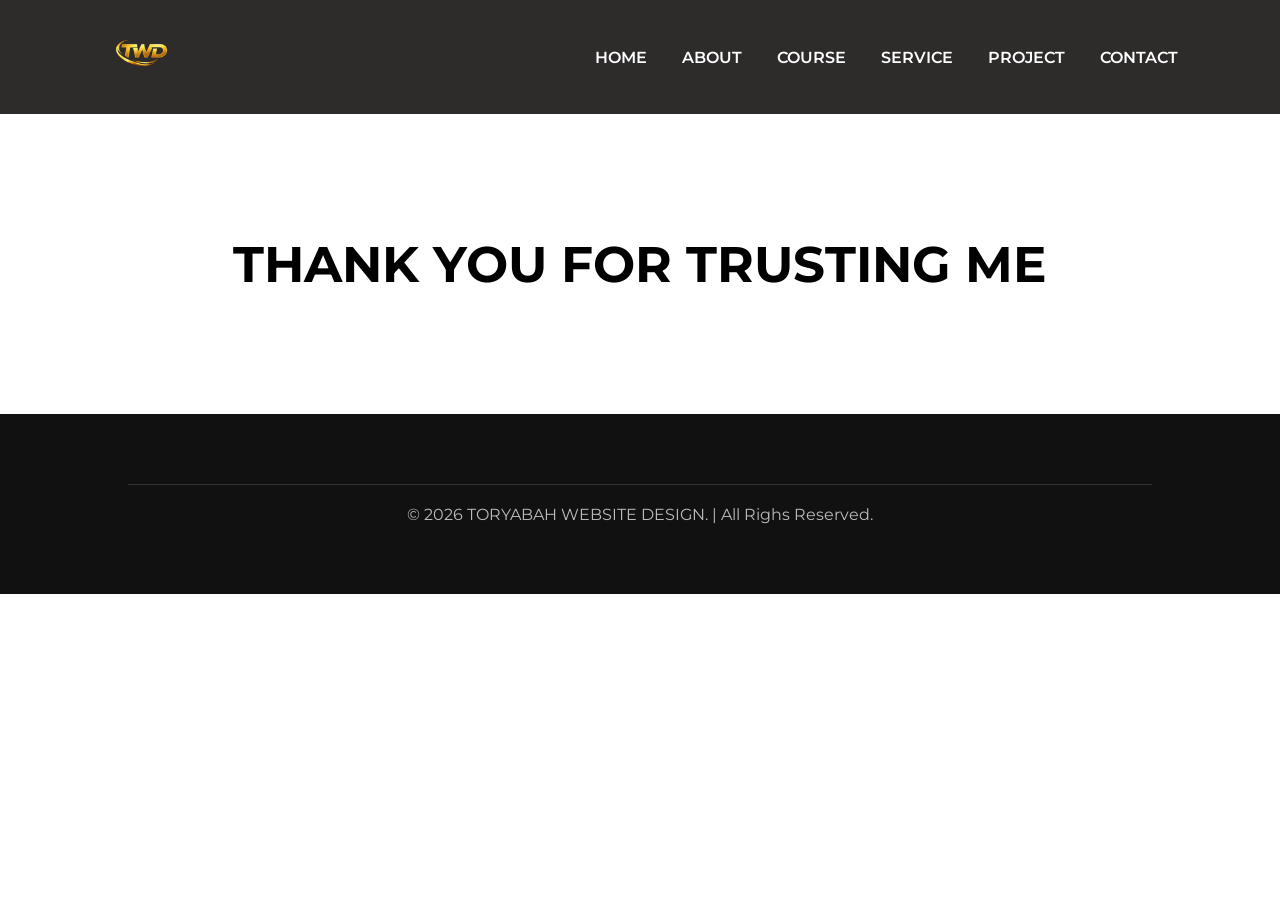
<file: thankyou.html>
<!DOCTYPE html>
<html lang="en">
<head>
    <meta charset="UTF-8">
    <meta name="viewport" content="width=device-width, initial-scale=1.0">
   <title>Toryabah_Webite_Design | Fronte-End Developer</title>
    <link rel="preconnect" href="https://fonts.googleapis.com">
    <link rel="preconnect" href="https://fonts.gstatic.com" crossorigin>
    <link href="https://fonts.googleapis.com/css2?family=Montserrat:wght@300;400;500;600;700;800&display=swap" rel="stylesheet">
    <link rel="stylesheet" href="style.css">
    <link rel="icon" type="image/png" href="image/fav-icon.png">
</head>
<body>

     <header>

        <nav>

            <div class="logo">
            <a href="index.html"><img src="./image/fav-icon.png" alt=""></a>
            </div>

            <ul class="nav-links">
                <li class="active"><a href="index.html">home</a></li>
                <li><a href="about.html">about</a></li>
                <li><a href="course.html">course</a></li>
                <li><a href="service.html">service</a></li>
                 <li><a href="project.html">project</a></li>
                <li><a href="contact.html">contact</a></li>
                
            </ul>

            <div class="menu-btn">
                <i class="fas fa-bars"></i>
            </div>
        </nav>
    </header>


    <!--CONTACT PAGE-->

    <section class="contact-banner">

        <h1>THANK YOU FOR TRUSTING ME</h1>

    </section>

    <!--FOOTER SECTION-->
        <footer class="footer">
            <p class="copyright">
                &copy; 2026 TORYABAH WEBSITE DESIGN. | All Righs Reserved.
            </p>
            </div>
        </footer>
        <script src="script.js"></script>
</body>
</html>
</file>
<file: style.css>
*{
            margin: 0; padding: 0;
            box-sizing: border-box;
            
        }

         html,
         body{
            scroll-behavior: smooth;
            width: 100%;
        }   

        @keyframes fadeIn{
            from{
                opacity: 0;
            }
            to{
                opacity: 1;
            }
        }

        body{
            font-family:'Montserrat', sans-serif;
            background:#fff;
            color:#111;
            
        
        }

        header {
             position: sticky; 
             width: 100%;
             top: 0; left: 0;
              z-index: 500;
        }
        .logo a img{
            width: 80px;
        }
        nav {
            background: #2e2b2b;
            display: flex;
            justify-content: space-between;
            align-items: center;
            padding: 15px 8%;
            transition: .4s;
        }
        .nav-links{
            display: flex;
            gap: 35px;
            list-style: none;
        }
        .nav-links a{
            color:#fff;
            text-decoration:none;
            font-size: 16px;
            font-weight:600;
            transition: 3s;
            text-transform: uppercase;
            position: relative;
        }
        .menu-btn{
            display: none;
            font-size: 30px;
            color: #fff;
             cursor: pointer;
            transition: .3s ease;
        }

        .menu-btn:hover{
            color: #f59e0b;
            transform: rotate(90deg);
        }

        /* NAV-BAR MOBILE STYLING  */

        @media(max-width: 768px) {
            .menu-btn{
                display: block;
            }

            .nav-links{
                position: absolute;
                top: 100%;
                right: -100%;
                width: 100%;
                left: auto;
                background: #0F172A;
                display: flex;
                flex-direction: column;
                text-align: center;
                padding: 25px 0;
                transition: .4s;
                z-index: 999;
            }
            .nav-links.active{
                right: 0;
            }  
        }  

        /* HERO INTRO */

        #typing{

                color:#F59E0B;

                font-weight:bold;

                border-right:3px solid #F59E0B;

                padding-right:5px;

                animation:blink .8s infinite;

                }

                @keyframes blink{

                50%{

                border-color:transparent;

                }

                }

            /* HERO STYLING */

        .hero{
            min-height: 100vh;
            background: #0F172A;
            justify-content: space-between;
            display:flex;
            align-items:center;
            padding:120px 8% 80px;
            gap: 60PX; color: #fff;
            flex-wrap: wrap;
            padding-top: 120px;
        }

         .hero-text {
            flex: 1; min-width: 300px;
         }

         .intro {
            color: #F59E08;
            font-size: 18px; margin-bottom: 15px;
         }

         .hero h1{
            font-size: 65px; line-height: 1.2;
         }
         .hero h1 span {
            color: #F59E08;
         }
         .hero h2{
            font-size: 30px; margin: 20px 0;
            color: #cbd5e1;
         }

         .description {
            font-size: 18px;
            line-height: 1.8;
            color: #cbd5e1;
            margin-bottom: 35px;
         }

         .hero-image {
            flex: 1;
            display: flex;
            justify-content: center;
         }

         .hero-image img{
            width: 420px;
            max-width: 100%;
            border-radius: 50%;
            border: 8px solid #F59E08;
            animation: float 4s ease-in-out infinite;
            box-shadow: 0 20px 40px rgba(0,0,0,.4);
         }
         @keyframes float{
            0%{
                transform: translateY(0);
            }
            50%{
                transform: translateY(-15px);
            }
            100%{
                transform: translateY(0);
            }
         }

        /* HERO BUTTON */

        .hero-button{
            display: flex;
            gap: 20px;
            flex-wrap: wrap;
        }

        .primary-btn {
            background: #F59E08;
             color: #fff;
            padding: 15px 35px;
            text-decoration: none; 
            font-weight: bold;
            transition: .4s;
        }
        .primary-btn:hover{
            background: #fff; color: #0F172A;
        }

        .secondary-btn {
            background: transparent;
            border: 2px solid #f59e0b;
            color: #fff;
            padding: 15px 35px; 
            text-decoration: none;
            border-radius: 50px;
            transition: .4s;
        }
        .secondary-btn:hover {
            background: #F59E08; 
        }

        /* HERO MOBILE RESPONSIVE */

        
        @media(max-width: 768px){
            .hero h1{
                font-size: 40px;
            }
            .hero h2{
                font-size: 22px;
            }
            .description{
                font-size: 16px;
            }
            .hero-button{
                justify-content: center;
            }
            .hero-image img{
                width: 280px;
            }
        }


        /* ===========================
                INDEX ABOUT SECTION
            =========================== */

        .about-me{
            padding:100px 8%;
            background:#111827;
        }

        .about-container{
            display:grid;
            grid-template-columns:repeat(2,1fr);
            gap:60px;
            align-items:center;
        }

        /*===========================
               ABOUT HIGHLIGHTS
        ===========================*/

        .about-highlights{
            display:grid;
            grid-template-columns:repeat(2,1fr);
            gap:25px;
        }

        .highlight-card{
            background:#1F2937;
            padding:30px 20px;
            border-radius:15px;
            text-align:center;
            transition:.4s ease;
            cursor:pointer;
            border:1px solid transparent;
        }

        .highlight-card:hover{
            transform:translateY(-10px);
            border-color:#F59E0B;
            box-shadow:0 10px 30px rgba(245,158,11,.25);
        }

        .highlight-card i{
            font-size:40px;
            color:#F59E0B;
            margin-bottom:20px;
        }

        .highlight-card h3{
            color:#fff;
            font-size:28px;
            margin-bottom:10px;
        }

        .highlight-card h4{
            color:#F59E0B;
            margin-bottom:15px;
            font-size:18px;
        }

        .highlight-card p{
            color:#d1d5db;
            line-height:1.7;
            font-size:15px;
        }

        /*===========================
              TEXT CONTENT
        ===========================*/

        .text-box{
            color:#fff;
        }

        .text-box p{
            font-size:17px;
            line-height:1.9;
            color:#d1d5db;
            margin-bottom:20px;
        }

        .about-btn{
            padding:14px 35px;
            border:none;
            border-radius:8px;
            background:#F59E0B;
            cursor:pointer;
            transition:.3s ease;
        }

        .about-btn:hover{
            background:#fff;
            transform:translateY(-5px);
        }

        .about-btn a{
            color:#111827;
            text-decoration:none;
            font-weight:600;
            font-size:16px;
        }

        /*===========================
              TABLET
        ===========================*/

        @media (max-width:992px){

            .about-container{
                grid-template-columns:1fr;
                gap:50px;
            }

            .text-box{
                text-align:center;
            }

        }

                /*===========================
                      MOBILE
                ===========================*/

                @media (max-width:768px){

                    .about-me{
                        padding:70px 6%;
                    }

                    .about-highlights{
                        grid-template-columns:1fr;
                        gap:20px;
                    }

                    .highlight-card{
                        padding:25px 20px;
                    }

                    .highlight-card i{
                        font-size:35px;
                    }

                    .highlight-card h3{
                        font-size:24px;
                    }

                    .highlight-card h4{
                        font-size:17px;
                    }

                    .text-box p{
                        font-size:16px;
                        text-align:center;
                    }

                    .about-btn{
                        width:100%;
                    }

                }

                /*===========================
                      SMALL PHONES
                ===========================*/

                @media (max-width:480px){

                    .about-me{
                        padding:60px 5%;
                    }

                    .highlight-card{
                        padding:20px 15px;
                    }

                    .highlight-card i{
                        font-size:30px;
                    }

                    .highlight-card h3{
                        font-size:22px;
                    }

                    .text-box p{
                        font-size:15px;
                    }

                }
                

            /* WHY CHOOSE ME (COUNTER) STYLING */

        .stats{
            display: grid;
            grid-template-columns: repeat(4, 1fr);
            gap: 30px;
            padding: 80px 8%;
            background: #111827;
            color: #fff; text-align: center;
        }
        .stat-box{
            background: #1e293b;
            padding: 40px 20px;
            border-radius: 15px;
            transition: .4s; cursor: pointer;
        }
        .stat-box:hover{
            transform: translateY(-10px); background: #F59E08;
        }
        .stat-box h2{
            font-size: 50px;
            margin-bottom: 10px; color: #fff;
        }
        .stat-box p{
            font-size: 18px; color: #cbd5e1; font-style: italic;
        }

             /* MOBILE RESPONSIVE */

        @media(max-width: 768px){
            .stats{
                grid-template-columns: repeat(2, 1fr);
            }
        }
        @media(max-width: 480px){
            .stats{
                grid-template-columns: 1fr;
            }
        }


        /* ALL BANNER */

        .section-title{
            text-align:center;
            margin-bottom:60px;
            margin-top: 30px;
        }


        .section-title h2{
            font-size:42px;
            
        }
        .section-title h2 a{
            color: rgb(0, 0, 0, 0.7);
        }

        
        .service-banner,
        .project-banner,
        .contact-banner{

            background: #fff;


            background-size: cover;
            background-position: center;

            height: 300px;

            display: flex;
            justify-content: center;
            align-items: center;
        }

        .service-banner h1,
        .project-banner h1,
        .contact-banner h1{

            color: #000;
            font-size: 50px;
        }

        
        /* GRIDES/ PROJECT PAGE STYLING */

        .grid-skill,
        .grid-project,
        .grid-service{
            display:grid;
            grid-template-columns:repeat(auto-fit,minmax(300px,1fr));
            gap:35px;
            padding:80px 8%;
        }

        .card{
            background: white; padding: 25px;
            border-radius: 18px;
            box-shadow: 0 15px 35px rgba(0, 0, 0, 12);
            transition: 4s;
            overflow: hidden;
            
        }

        .card a{
            color: #222;
        }

        .card:hover{
            transform: translateY(-3px); background: #0F172A; color: wheat;
        }

        

        .grid-project img,
        .grid-service img,
        .grid-skill img{
            width: 100%;
        }

        .card-btn{
            display: inline-block;
            background: #D97706;
            padding: 12px 30px; border-radius: 30px;
            text-decoration: none; margin-top: 10px;
            transition: .3s;
            
        }

        .card-btn:hover {
            background: #f59e0b; color: #fff;
            padding: 12px 22px; border-radius: 30px;
            text-decoration: none; font-weight: 600; 
        }


        /* INDEX PROJECT SECTION STYLING */

        .project-card {
            background: #fff;
            border-radius: 18px;
            overflow: hidden;
            box-shadow: 0 15px 35px rgba(0, 0, 0, 12);
            transition: .4s;
        }
        .project-card:hover{
            transform: translateY(-12px);
        }

        .project-image{
            overflow: hidden;
        }
        .project-image img{
            width: 100%; height: 240px;
            object-fit: cover; transition: .5s;
        }

        .project-card:hover img{
            transform: scale(1.1);
        }

        .project-content{
            padding: 25px;
        }
        .project-content h3{
            margin-bottom: 15px;
            font-size: 24px;
        }
        .project-content p{
            color: #555; line-height: 1.7;
        }
        .project-tech{
            margin: 25px 0;
            display: flex; flex-wrap: wrap;
        }
        .project-tech span{
            background: #E2E8F0;
            padding: 8px 15px;
            border-radius: 25px;
            font-size: 14px;
            font-weight: bold;
        }
        .project-button{
            display: flex; gap: 15px;
            margin-top: 20px;
        }

        .live-btn{
            background: #f59e0b; color: #fff;
            padding: 12px 22px; border-radius: 30px;
            text-decoration: none; font-weight: 600;
        }

        .live-btn:hover{
            background: #D97706;
        }
        
        .github-btn{
            background: #0F172A; color: #fff;
            padding: 12px 22px; border-radius: 30px;
            text-decoration: none; font-weight: 600;
        }
        .github-btn:hover{
            background: #2563eb;
        }

        /* MOBILE RESPONSIVENESS */

        @media(max-width: 768px) {
            .project-button{
                flex-direction: column;
            }
            .project-button a{
                text-align: center; width: 100%;
            }
            .project-image img{
                height: 220px;
            }
        }

        /* SERVICE AND COURSE PAGE STYLING */

        .services-grid,
        .course-grid{

                display:grid;

                grid-template-columns:repeat(auto-fit,minmax(300px,1fr));

                gap:30px;

                padding:80px 8%;
                }

                .service-card,
                .course-card{

                background:#fff;

                padding:35px;

                border-radius:15px;

                box-shadow:0 10px 25px rgba(0,0,0,.1);

                transition:.4s;

                text-align:center;
                }

                .service-card:hover,
                .course-card:hover{

                transform:translateY(-10px);

                background:#0F172A;

                color:#fff;
                }

                .course-intro{

                max-width:700px;

                margin:auto;

                text-align:center;

                padding:20px;

                line-height:1.8;
                }


                /* CONTACT PAGE */ 

            .contact-page{

                display: grid;
                grid-template-columns: repeat(auto-fit, minmax(280px,1fr));

                gap: 30px;
                padding: 80px 8%;
            }

            .contact-info h2{

                color: #0F172A;
                margin-bottom: 20px;
            }

            .contact-info p{

                line-height: 1.8;
                color: #000;
            }

            .info-box{

                margin-top: 30px;
            }

            .info-box h3{

                color: #0F172A;
                margin-bottom: 10px;
            }

            #info-box p{
                color: #D97706;
            }
        
       

        /* CONTACT FORM */

        .contact-form form{

            display: flex;
            flex-direction: column;
        }

        .contact-form input,
        .contact-form textarea{

            padding: 15px;
            margin-bottom: 20px;

            border: 1px solid #ccc;
            border-radius: 5px;

            font-size: 16px;
        }

        .contact-form textarea{

            height: 150px;
            resize: none;
        }

        .contact-form button{

            background: #0F172A;
            color: white;

            border: none;

            padding: 15px;

            font-size: 16px;

            cursor: pointer;

            border-radius: 5px;
        }
        
                /* FOOTER CONTACT STYLING HOME PAGE */

                #contact {
                    padding: 80px 10%; background: #2e2b2b;
                }

                .contact-container {
                    display: grid;
                    grid-template-columns: repeat(2, 1fr);
                    gap: 50px; align-items: center;
                }
                
                .contact-info h2 {
                    font-size: 2.5rem; margin-bottom: 15px;
                    color: #D97706;
                }

                .contact-info p{
                    color: wheat; line-height: 1.8;
                }

                .info-box {
                    margin-top: 20px;
                }

                .info-box h4 {
                    color: #D97706; margin-bottom: 5px;
                }


                /* INDEX SECTION CONTACT MOBILE RESPONSIVE */

                @media(max-width: 768px) {
                    .contact-container{
                        grid-template-columns: 1fr; gap: 30px;
                    }
                    .contact-info{
                        width: 100%;
                    }
                    .map{
                        width: 100%;
                    }
                    .map iframe{
                        width: 100%;
                        height: 300px;
                        border-radius: 10px;
                    }
                }
                      /* MAP STYLING */

                .map iframe {
                    width: 100%; height: 400px;
                    border: none; border-radius: 15px;
                }

                /* FOOTER */

                .footer {
                    background: #111; color: #fff;
                    text-align: center; padding: 50px 10%;
                }

                .footer h3 {
                    font-size: 2rem; margin-bottom: 15px;
                }
                .footer p {
                    color: #bbb; margin-bottom: 20px;
                }

                .footer img {
                    width: 70px; 
                    display: block; 
                    margin: 0 auto 20px;
                    float: none;
                }

                .copyright {
                    border-top: 1px solid #333;
                    padding-top: 20px; margin-top: 20px;
                }

        /* TABLET RESPONSIVENESS */

        @media (max-width:992px){
            h1{
                font-size:2.5rem;
            }
            h2{
                font-size: 2rem;
            }
            p{
                font-size: 16px;
            }
            .hero{
                padding: 80px 20px;
            }
            .hero-content{
                width: 100%;
            }
            
            /*section*/

            section{
                padding: 60px 20px;
            }
        }

        /* MOBILE PHONE */

        @media (max-width: 768px) {
            nav{
                padding: 15px;
            }
            nav ul{
                flex-direction: column;
                align-items: center;
                gap: 15px;
            }

            h1{
                font-size: 2rem;
            }

            h2{
                font-size: 1.6rem;
            }

            p{
                font-size: 15px;
            }

            .hero{
                min-height: 100vh;
                padding: 70px 20px;
            }

            .hero-content{
                width: 100%;
            }

            .primary-btn,
            .secondary-btn{
                display: flex;
                flex-direction: column;
                gap: 15px;
            }

            .hero-button{
                flex-direction: column;
                text-align: center;
            }
            

            button,
            .btn{
                width: 100%;
                text-align: center;
            }

            iframe{
                width: 100%;
                height: 300px;
            }

            
        }

        /* SMALL PHONES */

        @media (max-width: 480px){
            h1{
                font-size: 1.8rem;
            }
            h2{
                font-size: 1.4rem;
            }
            p{
                font-size: 14px;
            }

            section{
                padding: 50px 15px;
            }
            
            .logo{
                font-size: 22px;
            }
            .card{
                padding: 20px;
            }
            footer{
                text-align: center;
            }
        }

                /*=========================
        SCROLL TO TOP
        =========================*/

        #scrollTopBtn{

            position:fixed;

            bottom:25px;

            right:25px;

            width:50px;

            height:50px;

            border:none;

            border-radius:50%;

            background:#F59E0B;

            color:#fff;

            font-size:20px;

            cursor:pointer;

            display:none;

            z-index:1000;

            transition:.3s;
        }

        #scrollTopBtn:hover{

            background:#2563EB;

            transform:translateY(-5px);
        }



        

        /* SOCIAL MEDIA STYLING  */

      /*   .social-icon {
            margin-bottom: 25px;
        }

         .social-icon a {
            display: inline-flex; justify-content: center; align-items: center;
            width: 45px; height: 45px; margin: 0 8%; background: #222; color: #fff;
            border-radius: 50%; text-decoration: none; font-size: 18px; transition: 0.3s ease;
        }
        .social-icon a:hover{
            background: #ff4500; transform: translateY(-5px);
        }
</file>
<file: about.css>
/*=============================
        ABOUT HERO
==============================*/

.about-hero{
    width:100%;
    min-height:50vh;
    background:linear-gradient(rgba(15,23,42,.85),rgba(15,23,42,.85)),
    url(./image/Background.jpg) center/cover no-repeat;
    display:flex;
    flex-direction:column;
    justify-content:center;
    align-items:center;
    text-align:center;
    padding:100px 8%;
}

.about-hero h1{
    font-size:3rem;
    color:#fff;
    margin-bottom:20px;
}

.about-hero p{
    max-width:700px;
    color:#d1d5db;
    font-size:18px;
    line-height:1.8;
}

/*=============================
        ABOUT SECTION
==============================*/

.about-page{
    padding:100px 8%;
    background:#111827;
}

.about-wrapper{
    display:grid;
    grid-template-columns:1fr 1fr;
    gap:60px;
    align-items:center;
}

.about-text h2{
    color:#fff;
    font-size:2.5rem;
    margin-bottom:25px;
}

.about-text span{
    color:#F59E0B;
}

.about-text p{
    color:#d1d5db;
    line-height:1.9;
    margin-bottom:20px;
    font-size:16px;
}

.btn{
    display:inline-block;
    margin-top:20px;
    padding:14px 35px;
    background:#F59E0B;
    color:#111827;
    text-decoration:none;
    border-radius:8px;
    font-weight:600;
    transition:.4s;
}

.btn:hover{
    background:#fff;
    transform:translateY(-5px);
}

/*=============================
        ABOUT CARDS
==============================*/

.about-cards{
    display:grid;
    grid-template-columns:repeat(2,1fr);
    gap:25px;
}

.card{
    background:#1F2937;
    padding:30px;
    border-radius:15px;
    text-align:center;
    transition:.4s;
    border:1px solid transparent;
}

.card:hover{
    transform:translateY(-10px);
    border-color:#F59E0B;
    box-shadow:0 10px 25px rgba(245,158,11,.25);
}

.card i{
    font-size:40px;
    color:#F59E0B;
    margin-bottom:20px;
}

.card h3{
    color:#fff;
    margin-bottom:15px;
}

.card p{
    color:#d1d5db;
    line-height:1.7;
}

/*=============================
        SKILLS
==============================*/

.skills-section{
    padding:100px 8%;
    background:#0F172A;
}

.skills-section h2{
    text-align:center;
    color:#fff;
    font-size:2.5rem;
    margin-bottom:50px;
}

.skill{
    margin-bottom:30px;
}

.skill span{
    display:block;
    color:#fff;
    margin-bottom:10px;
    font-weight:600;
}

.progress{
    width:100%;
    height:12px;
    background:#374151;
    border-radius:20px;
    overflow:hidden;
}

.progress div{
    height:100%;
    background:#F59E0B;
    border-radius:20px;
}

.html{
    width:95%;
}

.css{
    width:90%;
}

.js{
    width:75%;
}

.responsive{
    width:95%;
}

/*=============================
        WHY CHOOSE ME
==============================*/

.why-me{
    padding:100px 8%;
    background:#111827;
}

.why-me h2{
    text-align:center;
    color:#fff;
    font-size:2.5rem;
    margin-bottom:50px;
}

.why-grid{
    display:grid;
    grid-template-columns:repeat(3,1fr);
    gap:30px;
}

.why-grid div{
    background:#1F2937;
    padding:35px;
    border-radius:12px;
    text-align:center;
    transition:.4s;
}

.why-grid div:hover{
    transform:translateY(-8px);
}

.why-grid i{
    color:#F59E0B;
    font-size:35px;
    margin-bottom:20px;
}

.why-grid h3{
    color:#fff;
}

/*=============================
        CTA
==============================*/

.cta{
    padding:100px 8%;
    background:#F59E0B;
    text-align:center;
}

.cta h2{
    color:#111827;
    font-size:2.5rem;
    margin-bottom:20px;
}

.cta p{
    color:#222;
    margin-bottom:35px;
    font-size:18px;
}

.cta .btn{
    background:#111827;
    color:#fff;
}

.cta .btn:hover{
    background:#fff;
    color:#111827;
}

/*=============================
        RESPONSIVE
==============================*/

@media(max-width:992px){

.about-wrapper{
    grid-template-columns:1fr;
}

.about-text{
    text-align:center;
}

.about-cards{
    grid-template-columns:repeat(2,1fr);
}

.why-grid{
    grid-template-columns:repeat(2,1fr);
}

}

@media(max-width:768px){

.about-hero h1{
    font-size:2.3rem;
}

.about-hero p{
    font-size:16px;
}

.about-page,
.skills-section,
.why-me,
.cta{
    padding:70px 6%;
}

.about-cards{
    grid-template-columns:1fr;
}

.why-grid{
    grid-template-columns:1fr;
}

.btn{
    width:100%;
    text-align:center;
}

}

@media(max-width:480px){

.about-hero{
    padding:80px 5%;
}

.about-text h2{
    font-size:2rem;
}

.skills-section h2,
.why-me h2,
.cta h2{
    font-size:2rem;
}

.card,
.why-grid div{
    padding:25px;
}

}
</file>
